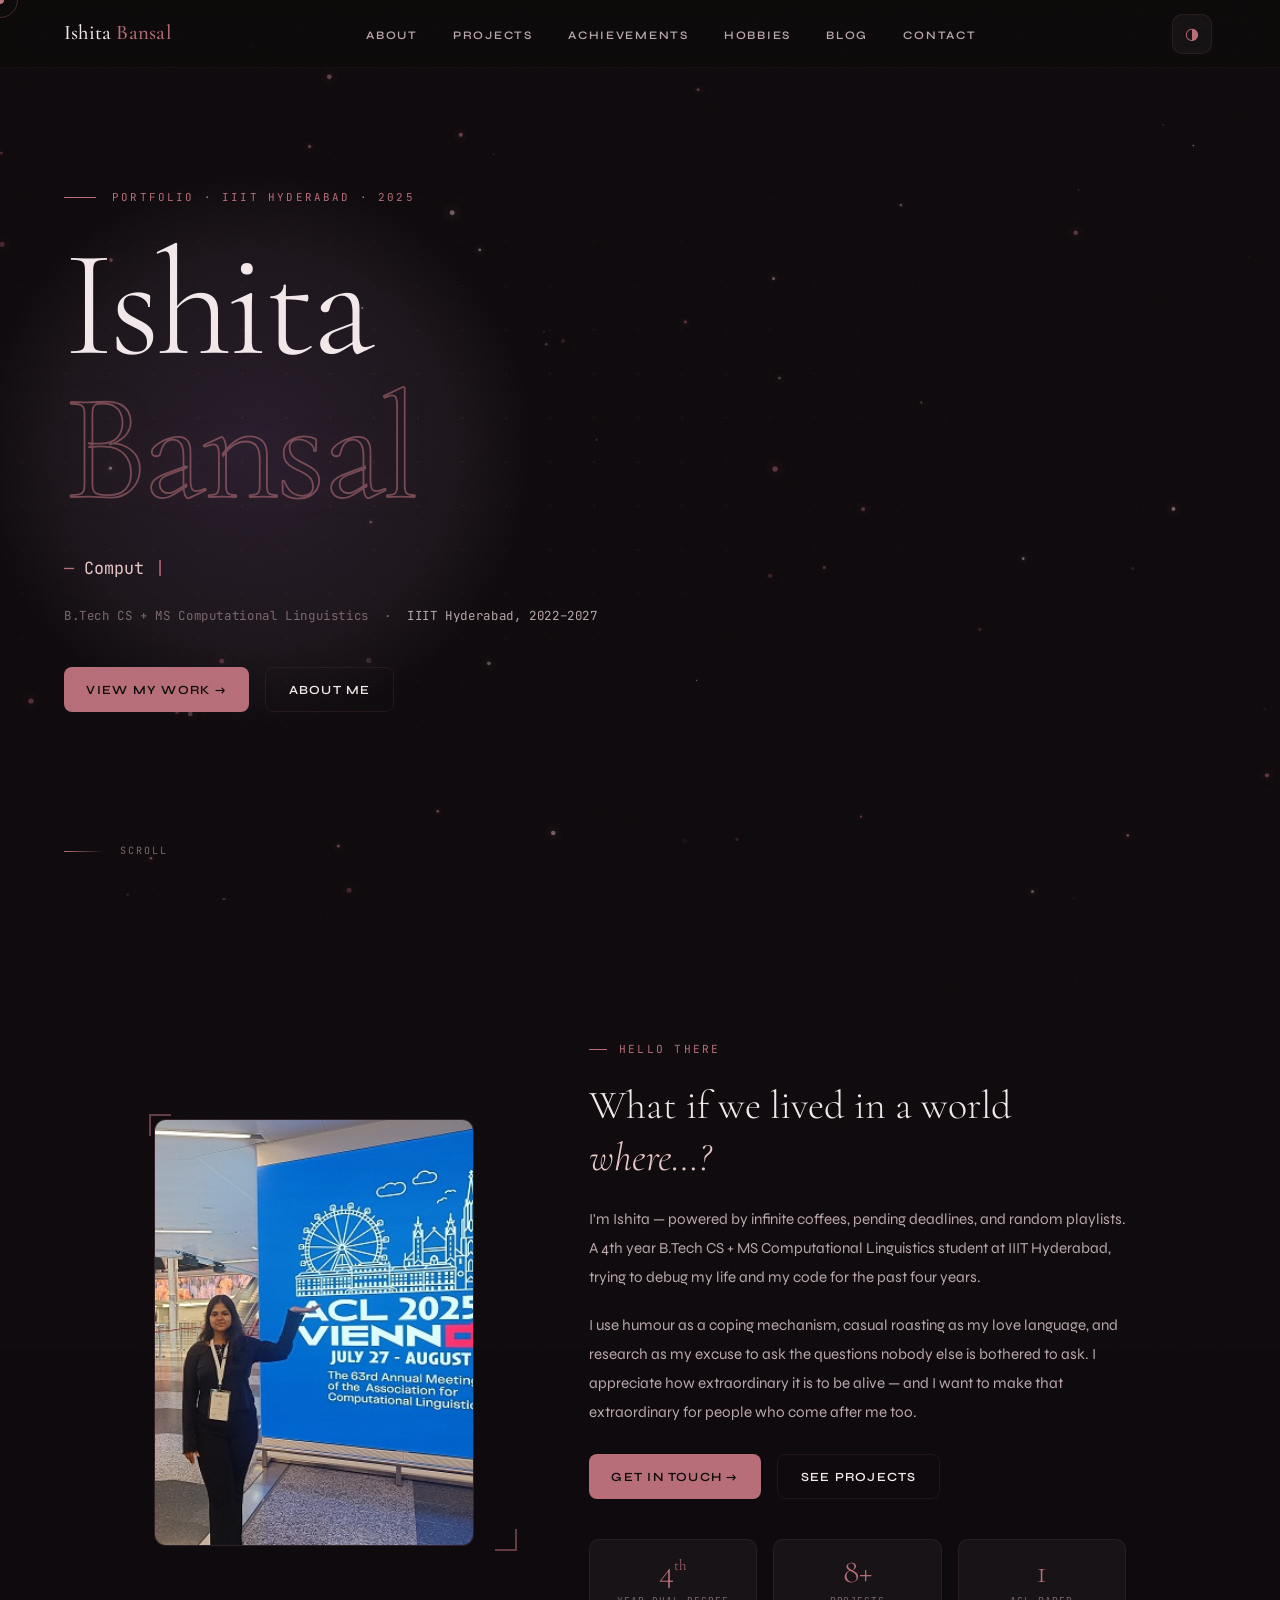
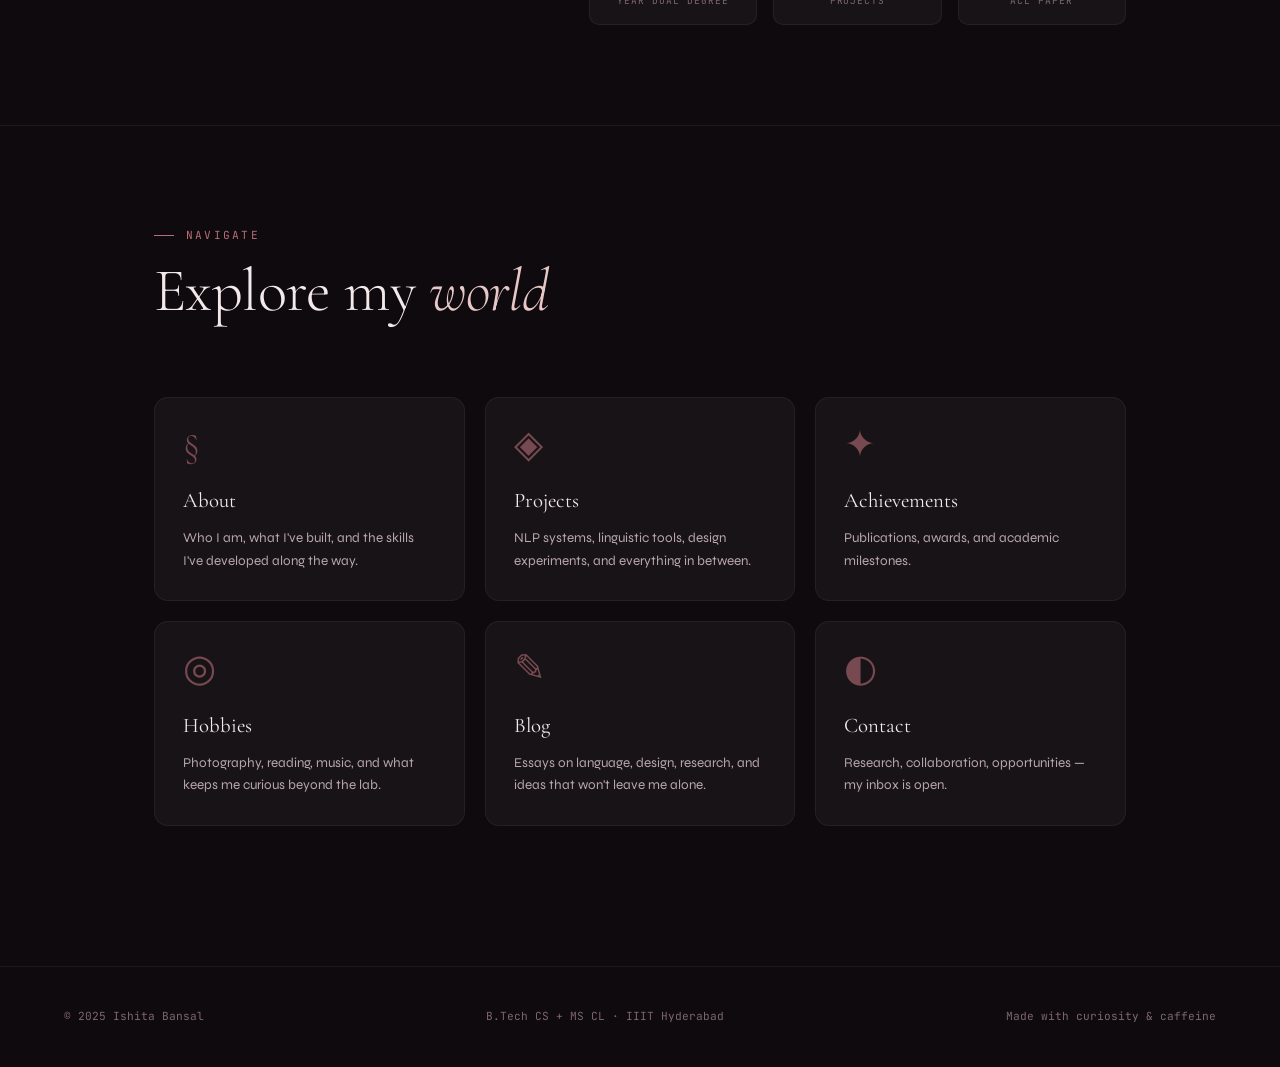
<file: index.html>
<!DOCTYPE html>
<html lang="en">
<head>
  <meta charset="UTF-8">
  <meta name="viewport" content="width=device-width, initial-scale=1.0">
  <title>Ishita Bansal — Portfolio</title>
  <meta name="description" content="Portfolio of Ishita Bansal — Computational Linguist, NLP Researcher, and CS+Linguistics Dual Degree student at IIIT Hyderabad.">
  <link rel="preconnect" href="https://fonts.googleapis.com">
  <link rel="preconnect" href="https://fonts.gstatic.com" crossorigin>
  <link href="https://fonts.googleapis.com/css2?family=Cormorant+Garamond:ital,wght@0,300;0,400;0,500;0,600;1,300;1,400;1,500&family=Syne:wght@400;500;600;700;800&family=JetBrains+Mono:wght@300;400;500&display=swap" rel="stylesheet">
  <link rel="stylesheet" href="css/style.css">
  <script>
(function () {
  const t = localStorage.getItem('ib-theme') || 'dark';
  document.documentElement.setAttribute('data-theme', t);
})();
</script>
  <style>
    /* ── HERO ── */
    .hero {
      position: relative;
      height: 100svh;
      min-height: 600px;
      display: flex;
      align-items: center;
      overflow: hidden;
    }
    #pc {
      position: absolute; inset: 0;
      width: 100%; height: 100%;
      pointer-events: none;
    }
    .hero-dots {
      position: absolute; inset: 0;
      background-image: radial-gradient(circle, rgba(242,160,77,0.07) 1px, transparent 1px);
      background-size: 44px 44px;
      mask-image: radial-gradient(ellipse at 30% 50%, black 5%, transparent 70%);
      -webkit-mask-image: radial-gradient(ellipse at 30% 50%, black 5%, transparent 70%);
    }
    .hero-glow {
      position: absolute;
      top: 50%; left: 20%;
      transform: translate(-50%, -50%);
      width: 560px; height: 560px;
      border-radius: 50%;
      background: radial-gradient(circle, rgba(155,114,184,0.18) 0%, rgba(196,168,212,0.07) 50%, transparent 70%);
      pointer-events: none;
    }
    .hero-content {
      position: relative; z-index: 2;
      padding: 0 clamp(20px,5vw,72px);
    }
    .h-eye {
      display: flex; align-items: center; gap: 1rem;
      font-family: var(--ff-m);
      font-size: .68rem; letter-spacing: .2em; text-transform: uppercase;
      color: var(--accent); margin-bottom: 1.6rem;
      opacity: 0; animation: fuA .8s var(--ease) .3s forwards;
    }
    .h-eye-line { width: 32px; height: 1px; background: var(--accent); }
    .h-name {
      font-family: var(--ff-d);
      font-size: clamp(4rem, 12.5vw, 9.5rem);
      font-weight: 300;
      line-height: .95;
      letter-spacing: -.03em;
      margin-bottom: 2rem;
      opacity: 0; animation: fuA .9s var(--ease) .5s forwards;
    }
    .h-name .l1 { display: block; color: var(--text); }
    .h-name .l2 {
      display: block;
      color: transparent;
      -webkit-text-stroke: 1.8px rgba(183,110,121,0.58);
      filter: drop-shadow(0 0 12px rgba(183,110,121,0.18));
    }
    .h-role {
      display: flex; align-items: center; gap: .65rem;
      font-family: var(--ff-m);
      font-size: clamp(.85rem, 2vw, 1.05rem);
      color: var(--text2); margin-bottom: 1.4rem;
      opacity: 0; animation: fuA .8s var(--ease) .75s forwards;
    }
    .h-role-d { color: var(--accent); }
    #roleText { color: var(--accent3); }
    .blink { color: var(--accent); animation: blink 1s step-end infinite; }
    @keyframes blink { 50% { opacity: 0; } }
    .h-meta {
      font-family: var(--ff-m);
      font-size: .78rem; letter-spacing: .05em;
      color: var(--text3); margin-bottom: 2.5rem;
      opacity: 0; animation: fuA .8s var(--ease) .9s forwards;
    }
    .h-meta span { color: var(--text2); }
    .h-actions {
      display: flex; gap: 1rem; flex-wrap: wrap;
      opacity: 0; animation: fuA .8s var(--ease) 1.1s forwards;
    }
    .h-scroll {
      position: absolute; bottom: 2.5rem; left: clamp(20px,5vw,72px);
      display: flex; align-items: center; gap: 1rem;
      font-family: var(--ff-m); font-size: .63rem;
      letter-spacing: .2em; text-transform: uppercase; color: var(--text3);
      opacity: 0; animation: fuA .8s var(--ease) 1.5s forwards;
    }
    .h-scroll-ln {
      width: 40px; height: 1px;
      background: linear-gradient(90deg, var(--accent), transparent);
      animation: sp 2s ease-in-out infinite;
    }
    @keyframes sp { 0%,100%{transform:scaleX(1);opacity:1} 50%{transform:scaleX(.5);opacity:.4} }
    @keyframes fuA { from{opacity:0;transform:translateY(28px)} to{opacity:1;transform:none} }

    /* ── INTRO ── */
    .intro { padding: clamp(80px,12vw,140px) 0 clamp(60px,8vw,100px); border-bottom: 1px solid var(--gb); }
    .intro-grid {
      display: grid;
      grid-template-columns: 1fr 1.5fr;
      gap: clamp(40px,6vw,80px);
      align-items: center;
    }
    .photo-wrap { position: relative; }
    .photo-frame {
      width: 100%; max-width: 320px;
      aspect-ratio: 3/4;
      background: var(--bg3);
      border: 1px solid var(--gb); border-radius: 12px;
      overflow: hidden;
      display: flex; align-items: center; justify-content: center;
    }
    .photo-frame img { width:100%; height:100%; object-fit:cover; }
    .photo-frame .ph {
      font-family: var(--ff-m); font-size: .68rem; color: var(--text3);
      text-align: center; line-height: 2; letter-spacing:.08em;
    }
    .pc-tl,.pc-br {
      position: absolute;
      width: 22px; height: 22px;
      border-color: var(--accent); border-style: solid; opacity: .5;
    }
    .pc-tl { top:-5px; left:-5px; border-width:2px 0 0 2px; }
    .pc-br { bottom:-5px; right:-5px; border-width:0 2px 2px 0; }
    .i-greeting {
      font-family:var(--ff-m); font-size:.7rem; letter-spacing:.2em;
      text-transform:uppercase; color:var(--accent); margin-bottom:1.2rem;
      display:flex; align-items:center; gap:.75rem;
    }
    .i-greeting::before { content:''; width:18px; height:1px; background:var(--accent); }
    .i-hl {
      font-family:var(--ff-d);
      font-size:clamp(1.7rem,3.5vw,2.5rem); font-weight:300;
      line-height:1.3; margin-bottom:1.4rem; color:var(--text);
    }
    .i-hl em { font-style:italic; color:var(--accent3); }
    .i-body { font-size:.95rem; color:var(--text2); line-height:1.9; margin-bottom:1.2rem; }
    .i-stats {
      display:grid; grid-template-columns:repeat(3,1fr);
      gap:1rem; margin-top:2.5rem;
    }
    .stat {
      padding:.9rem; background:var(--glass);
      border:1px solid var(--gb); border-radius:10px; text-align:center;
    }
    .stat-v {
      font-family:var(--ff-d); font-size:2.1rem; font-weight:300;
      color:var(--accent); line-height:1; margin-bottom:.3rem;
    }
    .stat-l { font-family:var(--ff-m); font-size:.6rem; letter-spacing:.1em; text-transform:uppercase; color:var(--text3); }
    @media(max-width:720px) {
      .intro-grid { grid-template-columns:1fr; }
      .photo-wrap { display:none; }
    }

    /* ── EXPLORE ── */
    .explore { padding: clamp(60px,8vw,100px) 0 clamp(80px,12vw,140px); }
    .explore-grid {
      display: grid;
      grid-template-columns: repeat(3,1fr);
      gap: 1.25rem;
    }
    .e-card {
      background:var(--glass); border:1px solid var(--gb); border-radius:14px;
      padding:1.75rem; text-decoration:none; color:var(--text);
      display:block; position:relative; overflow:hidden;
      transition:background var(--t),border-color var(--t),transform var(--t),box-shadow var(--t);
    }
    .e-card::before {
      content:''; position:absolute; top:0; left:0; right:0; height:1px;
      background:linear-gradient(90deg,transparent,var(--accent),transparent);
      opacity:0; transition:opacity var(--t);
    }
    .e-card:hover { background:var(--glass-h); border-color:var(--gb-h); transform:translateY(-4px); box-shadow:0 20px 60px rgba(242,160,77,0.07); }
    .e-card:hover::before { opacity:1; }
    .e-icon { font-family:var(--ff-d); font-size:2.4rem; font-weight:300; color:var(--accent); opacity:.6; margin-bottom:1.2rem; line-height:1; }
    .e-name { font-family:var(--ff-d); font-size:1.3rem; font-weight:400; color:var(--text); margin-bottom:.45rem; }
    .e-desc { font-size:.84rem; color:var(--text2); line-height:1.7; }
    .e-arrow { position:absolute; bottom:1.5rem; right:1.75rem; font-size:.75rem; color:var(--accent); opacity:0; transition:opacity var(--t),transform var(--t); }
    .e-card:hover .e-arrow { opacity:1; transform:translateX(4px); }
    @media(max-width:900px){.explore-grid{grid-template-columns:repeat(2,1fr);}}
    @media(max-width:560px){.explore-grid{grid-template-columns:1fr;}}
  </style>
</head>
<body>
  <div class="cursor"></div>
  <div class="cursor-ring"></div>

  <nav>
    <a href="index.html" class="nav-logo">Ishita <span>Bansal</span></a>
    <ul class="nav-links" id="navLinks">
      <li><a href="about.html">About</a></li>
      <li><a href="projects.html">Projects</a></li>
      <li><a href="achievements.html">Achievements</a></li>
      <li><a href="hobbies.html">Hobbies</a></li>
      <li><a href="blog.html">Blog</a></li>
      <li><a href="contact.html">Contact</a></li>
    </ul>
    <button class="theme-toggle" id="themeToggle" aria-label="Toggle theme" title="Switch theme">
      <span class="th-icon th-sun">☀</span>
      <span class="th-icon th-moon">◑</span>
    </button>
    <button class="nav-hbg" onclick="toggleNav()" aria-label="Toggle menu">
      <span></span><span></span><span></span>
    </button>
  </nav>

  <!-- ── HERO ── -->
  <section class="hero">
    <canvas id="pc"></canvas>
    <div class="hero-dots"></div>
    <div class="hero-glow"></div>

    <div class="hero-content">
      <div class="h-eye">
        <span class="h-eye-line"></span>
        <span>Portfolio · IIIT Hyderabad · 2025</span>
      </div>

      <h1 class="h-name">
        <span class="l1">Ishita</span>
        <span class="l2">Bansal</span>
      </h1>

      <div class="h-role">
        <span class="h-role-d">—</span>
        <span id="roleText"></span>
        <span class="blink">|</span>
      </div>

      <p class="h-meta">
        B.Tech CS + MS Computational Linguistics &nbsp;·&nbsp;
        <span>IIIT Hyderabad, 2022–2027</span>
      </p>

      <div class="h-actions">
        <a href="projects.html" class="btn btn-primary">View My Work →</a>
        <a href="about.html"    class="btn btn-ghost">About Me</a>
      </div>
    </div>

    <div class="h-scroll">
      <div class="h-scroll-ln"></div>
      <span>Scroll</span>
    </div>
  </section>

  <!-- ── INTRO ── -->
  <section class="intro">
    <div class="container">
      <div class="intro-grid">

        <div class="photo-wrap reveal">
          <div class="photo-frame">
            <div class="pc-tl"></div>
            <div class="pc-br"></div>
            <img src="images/profile.jpeg" alt="Ishita Bansal">
          </div>
        </div>

        <div>
          <p class="i-greeting reveal">Hello there</p>
          <h2 class="i-hl reveal rv1">
            What if we lived in a world <em>where…?</em>
          </h2>
          <p class="i-body reveal rv2">
            I'm Ishita — powered by infinite coffees, pending deadlines, and random playlists. A 4th year B.Tech CS + MS Computational Linguistics student at IIIT Hyderabad, trying to debug my life and my code for the past four years.
          </p>
          <p class="i-body reveal rv3">
            I use humour as a coping mechanism, casual roasting as my love language, and research as my excuse to ask the questions nobody else is bothered to ask. I appreciate how extraordinary it is to be alive — and I want to make that extraordinary for people who come after me too.
          </p>
          <div class="h-actions reveal rv4" style="margin-top:1.75rem;">
            <a href="contact.html" class="btn btn-primary">Get in Touch →</a>
            <a href="projects.html" class="btn btn-ghost">See Projects</a>
          </div>
          <div class="i-stats reveal rv4">
            <div class="stat"><div class="stat-v">4<sup style="font-size:.45em">th</sup></div><div class="stat-l">Year Dual Degree</div></div>
            <div class="stat"><div class="stat-v">8+</div><div class="stat-l">Projects</div></div>
            <div class="stat"><div class="stat-v">1</div><div class="stat-l">ACL Paper</div></div>
          </div>
        </div>

      </div>
    </div>
  </section>

  <!-- ── EXPLORE ── -->
  <section class="explore">
    <div class="container">
      <div class="sec-hd">
        <p class="sec-label reveal">Navigate</p>
        <h2 class="sec-title reveal rv1">Explore my <em>world</em></h2>
      </div>

      <div class="explore-grid">
        <a href="about.html" class="e-card reveal">
          <div class="e-icon">§</div>
          <div class="e-name">About</div>
          <div class="e-desc">Who I am, what I've built, and the skills I've developed along the way.</div>
          <span class="e-arrow">→</span>
        </a>
        <a href="projects.html" class="e-card reveal rv1">
          <div class="e-icon">◈</div>
          <div class="e-name">Projects</div>
          <div class="e-desc">NLP systems, linguistic tools, design experiments, and everything in between.</div>
          <span class="e-arrow">→</span>
        </a>
        <a href="achievements.html" class="e-card reveal rv2">
          <div class="e-icon">✦</div>
          <div class="e-name">Achievements</div>
          <div class="e-desc">Publications, awards, and academic milestones.</div>
          <span class="e-arrow">→</span>
        </a>
        <a href="hobbies.html" class="e-card reveal rv1">
          <div class="e-icon">◎</div>
          <div class="e-name">Hobbies</div>
          <div class="e-desc">Photography, reading, music, and what keeps me curious beyond the lab.</div>
          <span class="e-arrow">→</span>
        </a>
        <a href="blog.html" class="e-card reveal rv2">
          <div class="e-icon">✎</div>
          <div class="e-name">Blog</div>
          <div class="e-desc">Essays on language, design, research, and ideas that won't leave me alone.</div>
          <span class="e-arrow">→</span>
        </a>
        <a href="contact.html" class="e-card reveal rv3">
          <div class="e-icon">◐</div>
          <div class="e-name">Contact</div>
          <div class="e-desc">Research, collaboration, opportunities — my inbox is open.</div>
          <span class="e-arrow">→</span>
        </a>
      </div>
    </div>
  </section>

  <footer class="site-footer">
    <span>© 2025 Ishita Bansal</span>
    <span>B.Tech CS + MS CL · IIIT Hyderabad</span>
    <span>Made with curiosity &amp; caffeine</span>
  </footer>

  <script src="js/main.js"></script>
  <script>
    /* ── EMBER PARTICLE CANVAS ── */
    (function () {
      const cv  = document.getElementById('pc');
      const ctx = cv.getContext('2d');
      function resize() { cv.width = window.innerWidth; cv.height = window.innerHeight; }
      resize();
      window.addEventListener('resize', resize);

      const COLS = ['#B76E79','#C48A94','#D9AEB4','#8E4B5A','#E6C9CF','#A85C6B'];
      class P {
        constructor() { this.reset(); }
        reset() {
          this.x = Math.random() * cv.width;
          this.y = cv.height + Math.random() * 40;
          this.vx = (Math.random() - .5) * .45;
          this.vy = -(Math.random() * .6 + .22);
          this.r  = Math.random() * 2.2 + .4;
          this.life = 0;
          this.max  = Math.random() * 230 + 90;
          this.col  = COLS[Math.floor(Math.random() * COLS.length)];
        }
        update() {
          this.x += this.vx; this.y += this.vy;
          this.vx += (Math.random() - .5) * .035;
          this.life++;
          if (this.life > this.max || this.y < -10) this.reset();
        }
        draw() {
          const isLight = document.documentElement.getAttribute('data-theme') === 'light';
const a = Math.sin((this.life / this.max) * Math.PI) * (isLight ? .78 : .52);
          ctx.save();
          ctx.globalAlpha = a;
          ctx.shadowBlur  = this.r * (isLight ? 8 : 4.5);
          ctx.shadowColor = this.col;
          ctx.fillStyle   = this.col;
          ctx.beginPath();
          ctx.arc(this.x, this.y, this.r, 0, Math.PI * 2);
          ctx.fill();
          ctx.restore();
        }
      }
      const pts = Array.from({ length: 90 }, () => {
        const p = new P(); p.y = Math.random() * cv.height; p.life = Math.random() * p.max; return p;
      });
      (function loop() { ctx.clearRect(0, 0, cv.width, cv.height); pts.forEach(p => { p.update(); p.draw(); }); requestAnimationFrame(loop); })();
    })();
  </script>
</body>
</html>
</file>
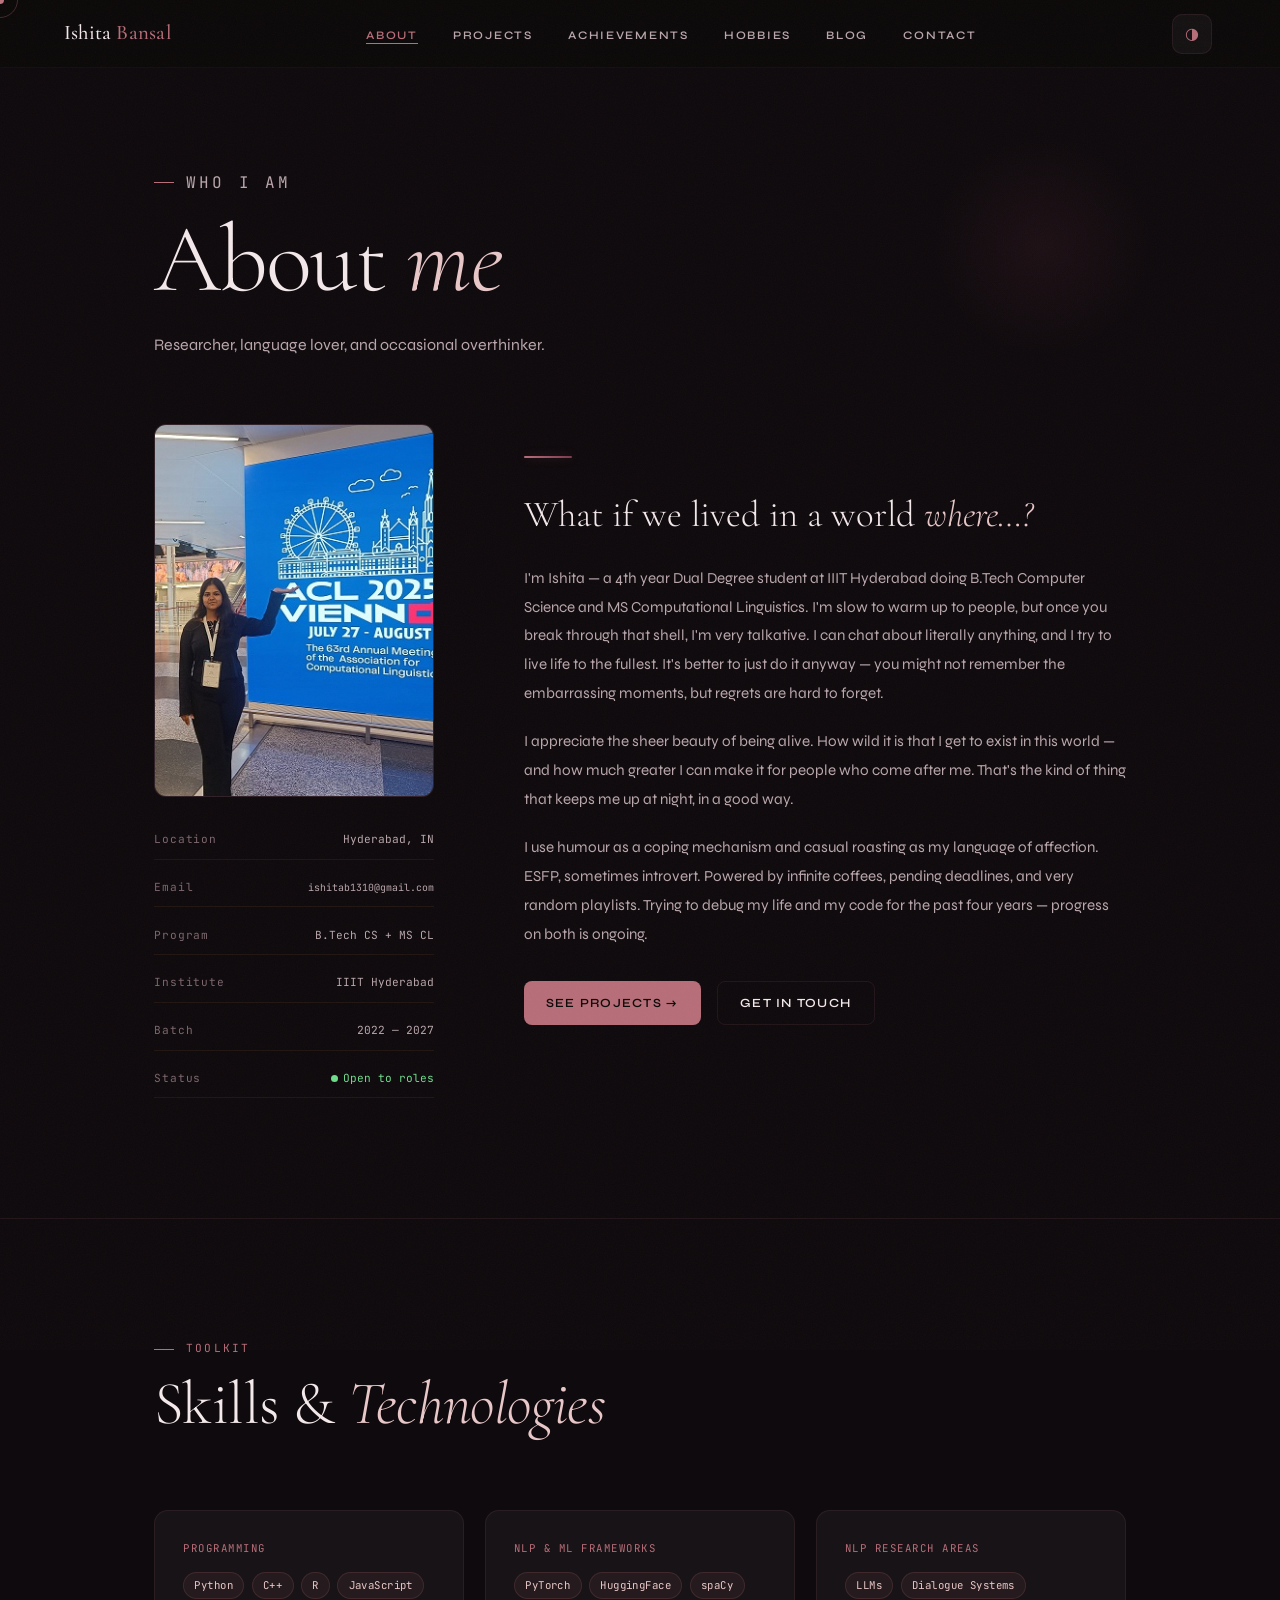
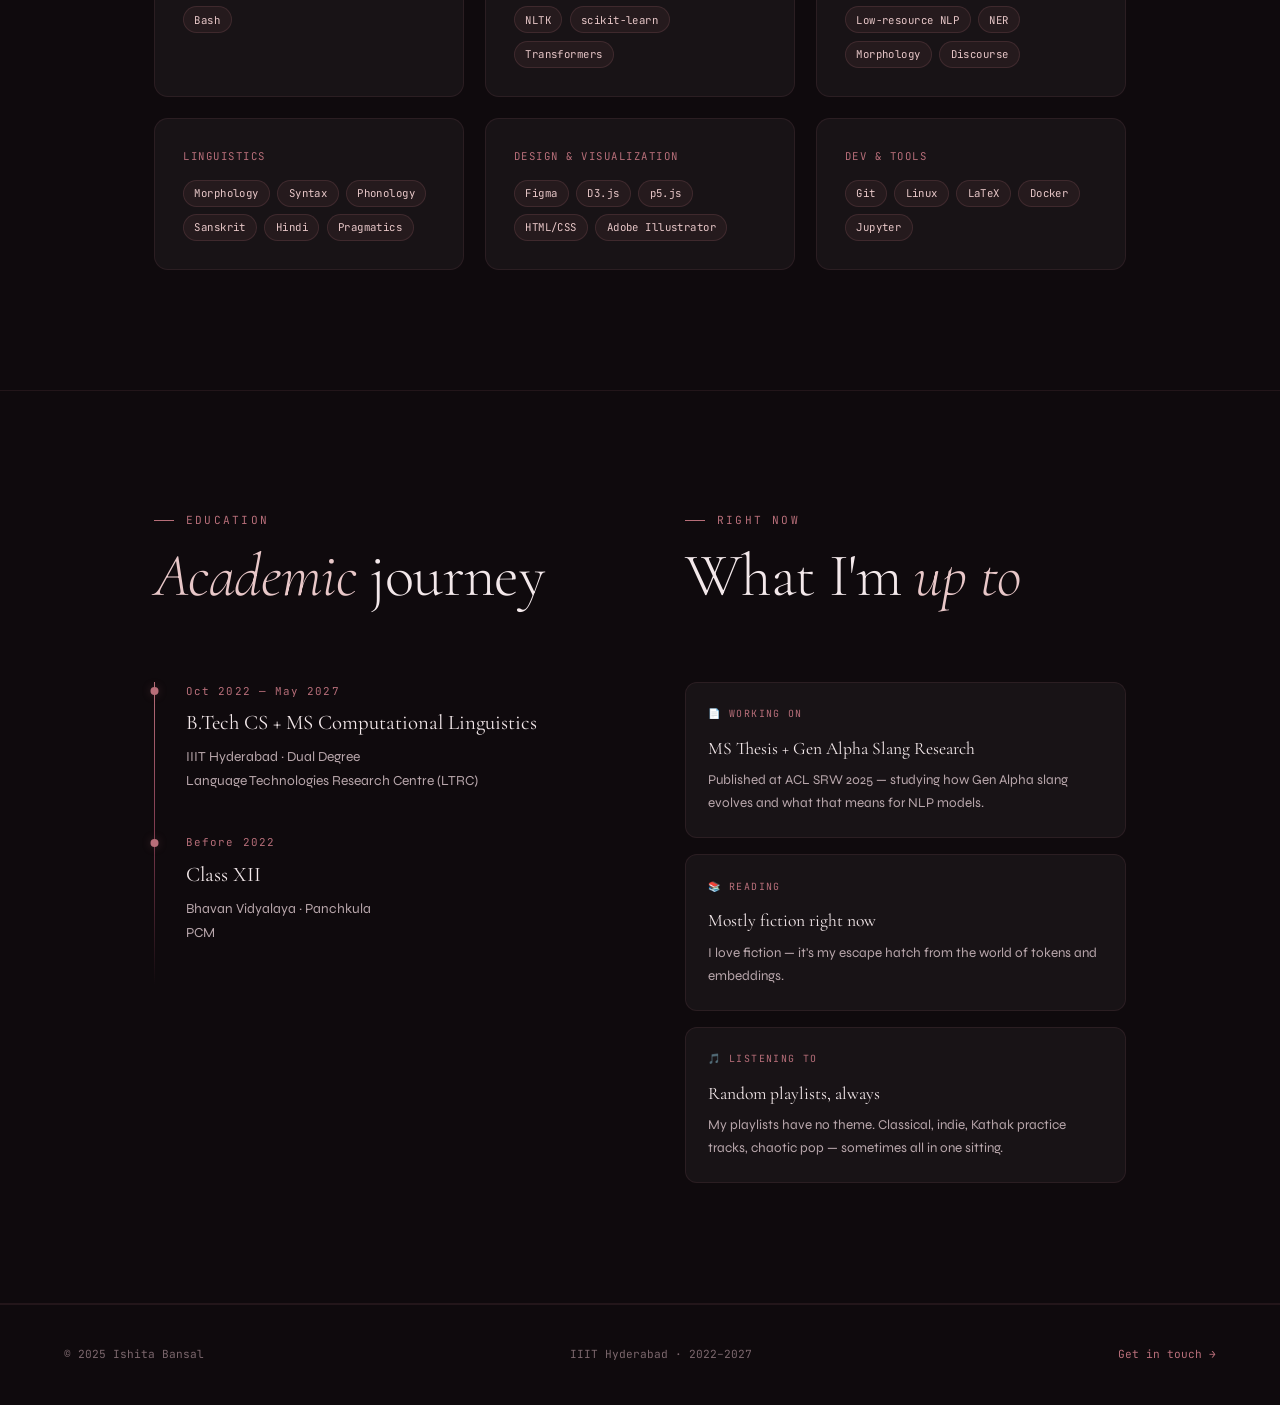
<file: about.html>
<!DOCTYPE html>
<html lang="en">
<head>
  <meta charset="UTF-8">
  <meta name="viewport" content="width=device-width, initial-scale=1.0">
  <title>About — Ishita Bansal</title>
  <link rel="preconnect" href="https://fonts.googleapis.com">
  <link rel="preconnect" href="https://fonts.gstatic.com" crossorigin>
  <link href="https://fonts.googleapis.com/css2?family=Cormorant+Garamond:ital,wght@0,300;0,400;0,500;0,600;1,300;1,400;1,500&family=Syne:wght@400;500;600;700;800&family=JetBrains+Mono:wght@300;400;500&display=swap" rel="stylesheet">
  <link rel="stylesheet" href="css/style.css">
  <script>/* no-flash */(function(){var t=localStorage.getItem("ib-theme");if(t)document.documentElement.setAttribute("data-theme",t);})();</script>
  <style>
    /* ── BIO ── */
    .bio-grid {
      display: grid;
      grid-template-columns: 280px 1fr;
      gap: clamp(40px,7vw,96px);
      align-items: start;
    }
    .bio-sidebar {}
    .b-photo {
      aspect-ratio: 3/4;
      background: var(--bg3);
      border: 1px solid var(--gb);
      border-radius: 12px;
      overflow: hidden;
      display: flex; align-items: center; justify-content: center;
      margin-bottom: 1.5rem;
    }
    .b-photo img { width:100%; height:100%; object-fit:cover; }
    .b-photo .ph { font-family:var(--ff-m); font-size:.65rem; color:var(--text3); text-align:center; line-height:2; }
    .b-facts { display:flex; flex-direction:column; gap:.6rem; }
    .b-fact {
      display: flex; justify-content: space-between; align-items: center;
      padding: .55rem 0;
      border-bottom: 1px solid rgba(242,160,77,0.08);
      font-family: var(--ff-m);
      font-size: .7rem;
    }
    .b-fact-k { color: var(--text3); letter-spacing:.08em; }
    .b-fact-v { color: var(--text2); text-align:right; }
    .b-fact-v.open { color: #6FDC8C; }
    .avail-dot {
      display: inline-block; width:7px; height:7px;
      border-radius:50%; background:#6FDC8C;
      margin-right:5px; vertical-align:middle;
      animation: pd 2s ease-in-out infinite;
    }
    @keyframes pd{0%,100%{opacity:1;transform:scale(1)}50%{opacity:.4;transform:scale(.7)}}
    .big-quote {
      font-family: var(--ff-d);
      font-size: clamp(1.5rem,3.2vw,2.3rem);
      font-weight: 300; line-height: 1.35;
      color: var(--text); margin-bottom: 1.5rem;
    }
    .big-quote em { font-style:italic; color:var(--accent3); }
    .bio-p { font-size:.95rem; color:var(--text2); line-height:1.9; margin-bottom:1.2rem; }
    @media(max-width:780px){ .bio-grid{grid-template-columns:1fr;} .bio-sidebar{display:none;} }

    /* ── SKILLS ── */
    .skills-grid {
      display: grid;
      grid-template-columns: repeat(auto-fit, minmax(240px,1fr));
      gap: 1.3rem;
    }
    .sg-label {
      font-family: var(--ff-m); font-size:.67rem;
      letter-spacing:.14em; text-transform:uppercase;
      color: var(--accent); margin-bottom:.9rem;
    }
    .sg-tags { display:flex; flex-wrap:wrap; gap:.45rem; }

    /* ── NOW ── */
    .now-grid {
      display: grid;
      grid-template-columns: repeat(3,1fr);
      gap: 1.25rem;
    }
    .now-card {
      padding: 1.4rem; background:var(--glass);
      border:1px solid var(--gb); border-radius:12px;
    }
    .now-lbl { font-family:var(--ff-m); font-size:.62rem; letter-spacing:.14em; text-transform:uppercase; color:var(--accent); margin-bottom:.7rem; }
    .now-t { font-family:var(--ff-d); font-size:1.1rem; color:var(--text); margin-bottom:.3rem; }
    .now-s { font-size:.84rem; color:var(--text2); line-height:1.7; }
    @media(max-width:700px){ .now-grid{grid-template-columns:1fr;} }
  </style>
</head>
<body>
  <div class="cursor"></div>
  <div class="cursor-ring"></div>

  <nav>
    <a href="index.html" class="nav-logo">Ishita <span>Bansal</span></a>
    <ul class="nav-links" id="navLinks">
      <li><a href="about.html">About</a></li>
      <li><a href="projects.html">Projects</a></li>
      <li><a href="achievements.html">Achievements</a></li>
      <li><a href="hobbies.html">Hobbies</a></li>
      <li><a href="blog.html">Blog</a></li>
      <li><a href="contact.html">Contact</a></li>
    </ul>
    <button class="theme-toggle" id="themeToggle" aria-label="Toggle theme" title="Switch theme">
      <span class="th-icon th-sun">☀</span>
      <span class="th-icon th-moon">◑</span>
    </button>
    <button class="nav-hbg" onclick="toggleNav()" aria-label="Toggle menu">
      <span></span><span></span><span></span>
    </button>
  </nav>

  <div class="page-wrap">

    <div class="page-hero">
      <div class="container">
        <p class="sec-label reveal">Who I am</p>
        <h1 class="reveal rv1">About <em>me</em></h1>
        <p class="reveal rv2">Researcher, language lover, and occasional overthinker.</p>
      </div>
    </div>

    <!-- BIO -->
    <section class="section" style="padding-top:0; border-bottom:1px solid var(--gb);">
      <div class="container">
        <div class="bio-grid">

          <div class="bio-sidebar reveal">
            <div class="b-photo">
              <img src="images/profile.jpeg" alt="Ishita Bansal">
            </div>
            <div class="b-facts">
              <div class="b-fact"><span class="b-fact-k">Location</span><span class="b-fact-v">Hyderabad, IN</span></div>
              <div class="b-fact"><span class="b-fact-k">Email</span><span class="b-fact-v" style="font-size:.62rem;">ishitab1310@gmail.com</span></div>
              <div class="b-fact"><span class="b-fact-k">Program</span><span class="b-fact-v">B.Tech CS + MS CL</span></div>
              <div class="b-fact"><span class="b-fact-k">Institute</span><span class="b-fact-v">IIIT Hyderabad</span></div>
              <div class="b-fact"><span class="b-fact-k">Batch</span><span class="b-fact-v">2022 — 2027</span></div>
              <div class="b-fact"><span class="b-fact-k">Status</span><span class="b-fact-v open"><span class="avail-dot"></span>Open to roles</span></div>
            </div>
          </div>

          <div>
            <div class="wdiv reveal"></div>
            <p class="big-quote reveal rv1">
              What if we lived in a world <em>where…?</em>
            </p>
            <p class="bio-p reveal rv2">
              I'm Ishita — a 4th year Dual Degree student at IIIT Hyderabad doing B.Tech Computer Science and MS Computational Linguistics. I'm slow to warm up to people, but once you break through that shell, I'm very talkative. I can chat about literally anything, and I try to live life to the fullest. It's better to just do it anyway — you might not remember the embarrassing moments, but regrets are hard to forget.
            </p>
            <p class="bio-p reveal rv3">
              I appreciate the sheer beauty of being alive. How wild it is that I get to exist in this world — and how much greater I can make it for people who come after me. That's the kind of thing that keeps me up at night, in a good way.
            </p>
            <p class="bio-p reveal rv4">
              I use humour as a coping mechanism and casual roasting as my language of affection. ESFP, sometimes introvert. Powered by infinite coffees, pending deadlines, and very random playlists. Trying to debug my life and my code for the past four years — progress on both is ongoing.
            </p>
            <div style="display:flex;gap:1rem;flex-wrap:wrap;margin-top:2rem;" class="reveal rv4">
              <a href="projects.html" class="btn btn-primary">See Projects →</a>
              <a href="contact.html"  class="btn btn-ghost">Get in Touch</a>
            </div>
          </div>
        </div>
      </div>
    </section>

    <!-- SKILLS -->
    <section class="section" style="border-bottom:1px solid var(--gb);">
      <div class="container">
        <div class="sec-hd">
          <p class="sec-label reveal">Toolkit</p>
          <h2 class="sec-title reveal rv1">Skills &amp; <em>Technologies</em></h2>
        </div>
        <div class="skills-grid">
          <div class="card reveal">
            <div class="sg-label">Programming</div>
            <div class="sg-tags">
              <span class="tag">Python</span><span class="tag">C++</span><span class="tag">R</span>
              <span class="tag">JavaScript</span><span class="tag">Bash</span>
            </div>
          </div>
          <div class="card reveal rv1">
            <div class="sg-label">NLP &amp; ML Frameworks</div>
            <div class="sg-tags">
              <span class="tag">PyTorch</span><span class="tag">HuggingFace</span><span class="tag">spaCy</span>
              <span class="tag">NLTK</span><span class="tag">scikit-learn</span><span class="tag">Transformers</span>
            </div>
          </div>
          <div class="card reveal rv2">
            <div class="sg-label">NLP Research Areas</div>
            <div class="sg-tags">
              <span class="tag">LLMs</span><span class="tag">Dialogue Systems</span>
              <span class="tag">Low-resource NLP</span><span class="tag">NER</span>
              <span class="tag">Morphology</span><span class="tag">Discourse</span>
            </div>
          </div>
          <div class="card reveal rv1">
            <div class="sg-label">Linguistics</div>
            <div class="sg-tags">
              <span class="tag">Morphology</span><span class="tag">Syntax</span>
              <span class="tag">Phonology</span><span class="tag">Sanskrit</span>
              <span class="tag">Hindi</span><span class="tag">Pragmatics</span>
            </div>
          </div>
          <div class="card reveal rv2">
            <div class="sg-label">Design &amp; Visualization</div>
            <div class="sg-tags">
              <span class="tag">Figma</span><span class="tag">D3.js</span><span class="tag">p5.js</span>
              <span class="tag">HTML/CSS</span><span class="tag">Adobe Illustrator</span>
            </div>
          </div>
          <div class="card reveal rv3">
            <div class="sg-label">Dev &amp; Tools</div>
            <div class="sg-tags">
              <span class="tag">Git</span><span class="tag">Linux</span><span class="tag">LaTeX</span>
              <span class="tag">Docker</span><span class="tag">Jupyter</span>
            </div>
          </div>
        </div>
      </div>
    </section>

    <!-- EDUCATION -->
    <section class="section" style="border-bottom:1px solid var(--gb);">
      <div class="container">
        <div style="display:grid;grid-template-columns:1fr 1fr;gap:clamp(40px,7vw,96px);">
          <div>
            <div class="sec-hd">
              <p class="sec-label reveal">Education</p>
              <h2 class="sec-title reveal rv1"><em>Academic</em> journey</h2>
            </div>
            <div class="timeline">
              <div class="tl-item reveal rv2">
                <div class="tl-year">Oct 2022 — May 2027</div>
                <div class="tl-title">B.Tech CS + MS Computational Linguistics</div>
                <div class="tl-sub">IIIT Hyderabad · Dual Degree<br>Language Technologies Research Centre (LTRC)</div>
              </div>
              <div class="tl-item reveal rv3">
                <div class="tl-year">Before 2022</div>
                <div class="tl-title">Class XII</div>
                <div class="tl-sub">Bhavan Vidyalaya · Panchkula<br>PCM </div>
              </div>
            </div>
          </div>
          <div>
            <div class="sec-hd">
              <p class="sec-label reveal">Right now</p>
              <h2 class="sec-title reveal rv1">What I'm <em>up to</em></h2>
            </div>
            <div style="display:flex;flex-direction:column;gap:1rem;">
              <div class="now-card reveal rv2">
                <div class="now-lbl">📄 Working on</div>
                <div class="now-t">MS Thesis + Gen Alpha Slang Research</div>
                <div class="now-s">Published at ACL SRW 2025 — studying how Gen Alpha slang evolves and what that means for NLP models.</div>
              </div>
              <div class="now-card reveal rv3">
                <div class="now-lbl">📚 Reading</div>
                <div class="now-t">Mostly fiction right now</div>
                <div class="now-s">I love fiction — it's my escape hatch from the world of tokens and embeddings.</div>
              </div>
              <div class="now-card reveal rv4">
                <div class="now-lbl">🎵 Listening to</div>
                <div class="now-t">Random playlists, always</div>
                <div class="now-s">My playlists have no theme. Classical, indie, Kathak practice tracks, chaotic pop — sometimes all in one sitting.</div>
              </div>
            </div>
          </div>
        </div>
      </div>
    </section>

    <footer class="site-footer">
      <span>© 2025 Ishita Bansal</span>
      <span>IIIT Hyderabad · 2022–2027</span>
      <span><a href="contact.html">Get in touch →</a></span>
    </footer>
  </div>

  <script src="js/main.js"></script>
</body>
</html>
</file>
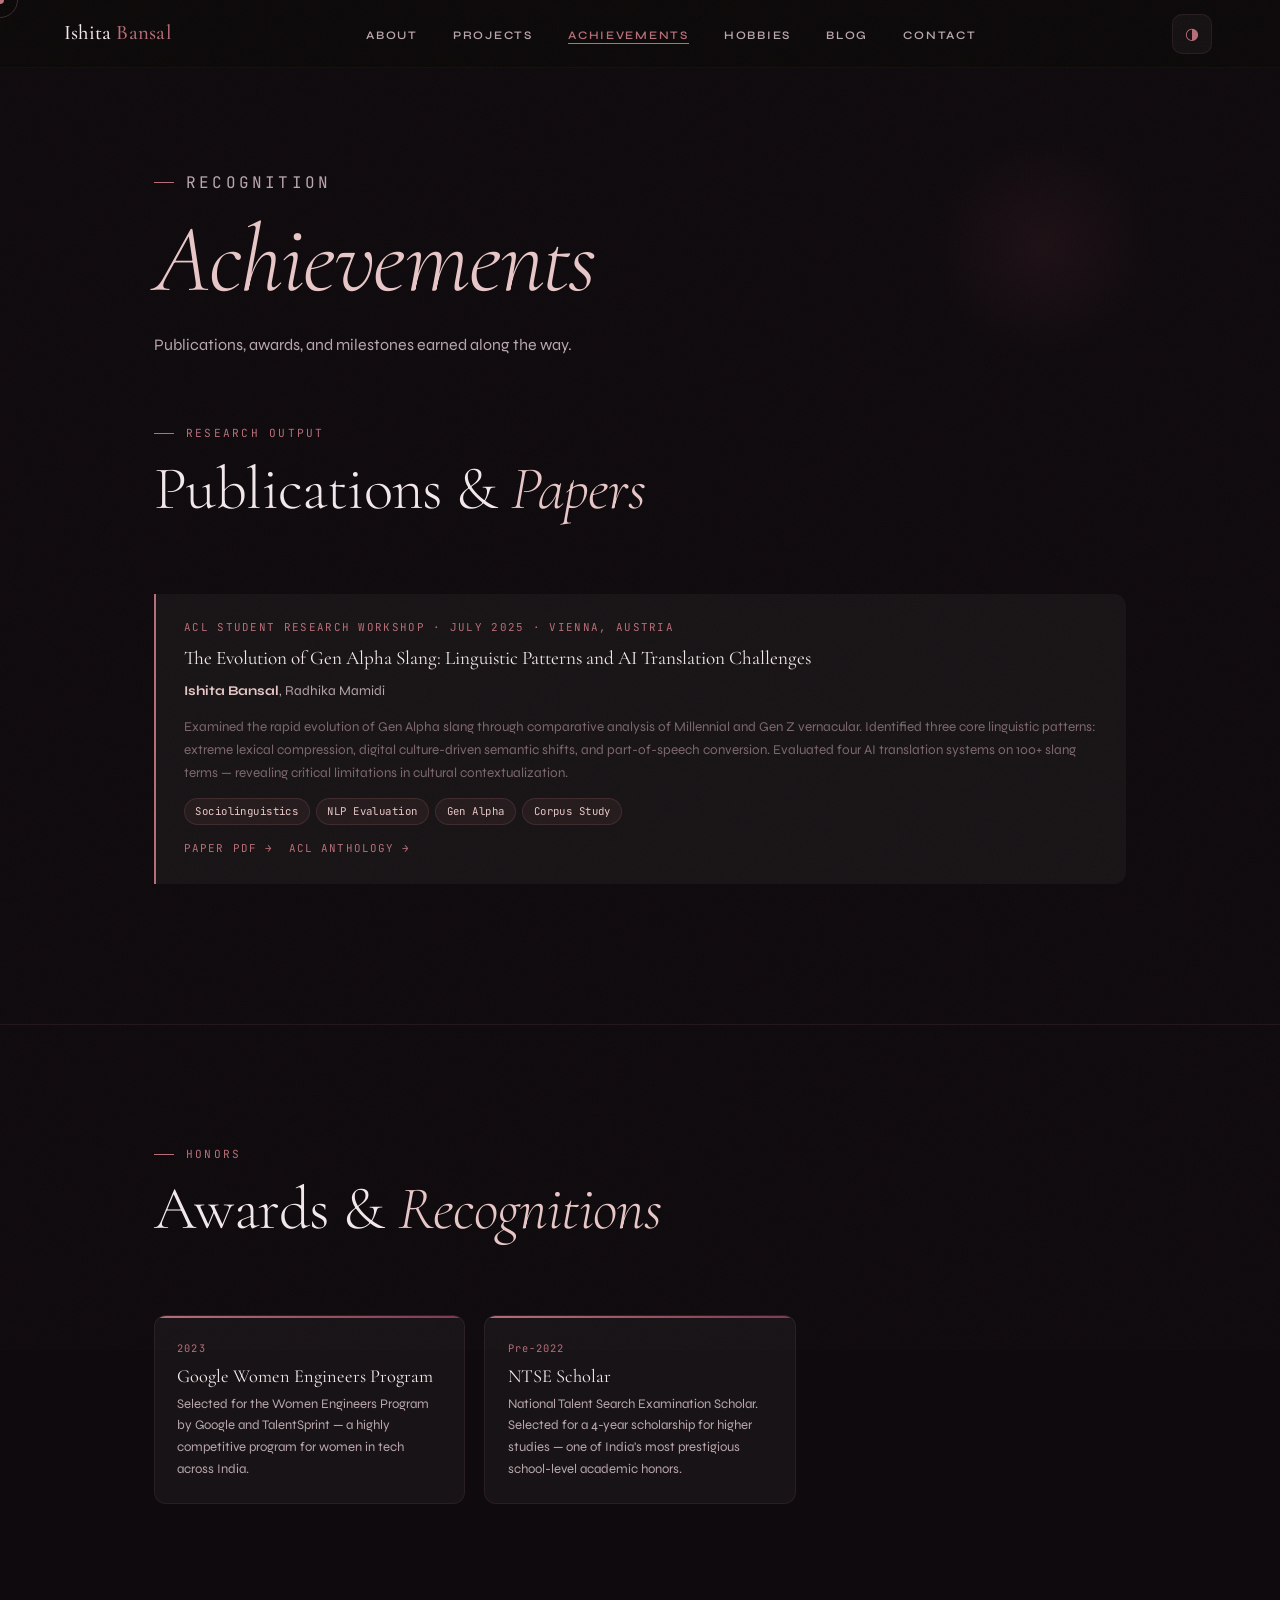
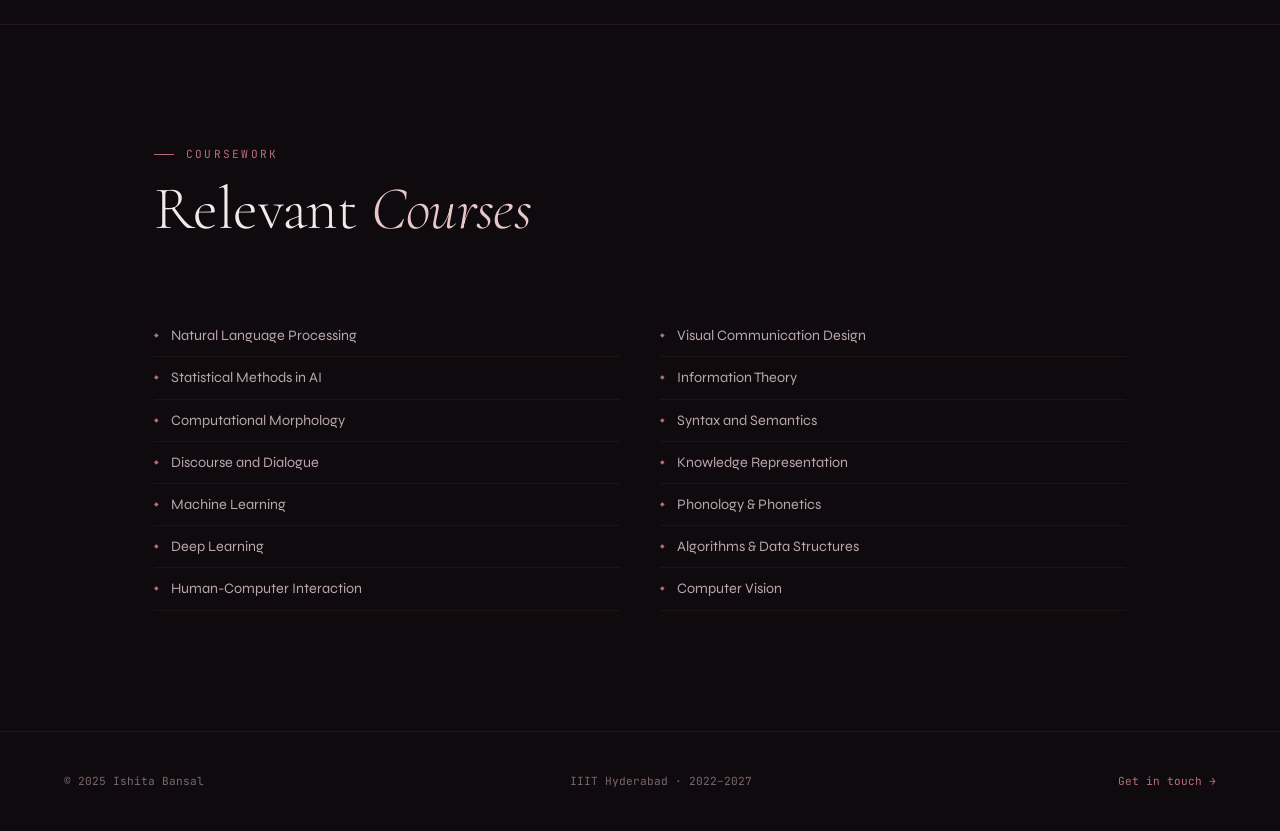
<file: achievements.html>
<!DOCTYPE html>
<html lang="en">
<head>
  <meta charset="UTF-8">
  <meta name="viewport" content="width=device-width, initial-scale=1.0">
  <title>Achievements — Ishita Bansal</title>
  <link rel="preconnect" href="https://fonts.googleapis.com">
  <link rel="preconnect" href="https://fonts.gstatic.com" crossorigin>
  <link href="https://fonts.googleapis.com/css2?family=Cormorant+Garamond:ital,wght@0,300;0,400;0,500;0,600;1,300;1,400;1,500&family=Syne:wght@400;500;600;700;800&family=JetBrains+Mono:wght@300;400;500&display=swap" rel="stylesheet">
  <link rel="stylesheet" href="css/style.css">
  <script>/* no-flash */(function(){var t=localStorage.getItem("ib-theme");if(t)document.documentElement.setAttribute("data-theme",t);})();</script>
  <style>
    /* ── PUBLICATIONS ── */
    .pub {
      border-left: 2px solid var(--accent);
      padding: 1.5rem 1.75rem;
      background: var(--glass);
      border-radius: 0 12px 12px 0;
      margin-bottom: 1.25rem;
      transition: background var(--t), border-color var(--t);
    }
    .pub:hover { background: var(--glass-h); border-left-color: var(--accent2); }
    .pub-venue {
      font-family: var(--ff-m); font-size: .68rem;
      letter-spacing: .12em; text-transform: uppercase;
      color: var(--accent); margin-bottom: .5rem;
    }
    .pub-title {
      font-family: var(--ff-d); font-size: 1.2rem;
      font-weight: 400; color: var(--text);
      line-height: 1.4; margin-bottom: .5rem;
    }
    .pub-authors { font-size: .84rem; color: var(--text2); margin-bottom: .75rem; }
    .pub-authors strong { color: var(--accent3); }
    .pub-links { display:flex; gap:1rem; }
    .pub-link {
      font-family: var(--ff-m); font-size:.68rem;
      letter-spacing:.1em; text-transform:uppercase;
      color:var(--accent); text-decoration:none;
      border-bottom:1px solid transparent; padding-bottom:1px;
      transition:border-color var(--t);
    }
    .pub-link:hover { border-bottom-color:var(--accent); }

    /* ── AWARD CARDS ── */
    .awards-grid {
      display: grid;
      grid-template-columns: repeat(auto-fill, minmax(240px,1fr));
      gap: 1.2rem;
    }
    .aw {
      background: var(--glass); border: 1px solid var(--gb);
      border-radius: 12px; padding: 1.4rem;
      transition: background var(--t), border-color var(--t), transform var(--t);
      position: relative; overflow: hidden;
    }
    .aw::before {
      content: ''; position:absolute; top:0; left:0; right:0; height:2px;
      background: linear-gradient(90deg, var(--accent), var(--accent2));
      border-radius: 2px 2px 0 0;
    }
    .aw:hover { background:var(--glass-h); border-color:var(--gb-h); transform:translateY(-3px); }
    .aw-year { font-family:var(--ff-m); font-size:.65rem; letter-spacing:.1em; color:var(--accent); margin-bottom:.45rem; }
    .aw-title { font-family:var(--ff-d); font-size:1.15rem; font-weight:400; color:var(--text); margin-bottom:.3rem; line-height:1.35; }
    .aw-desc  { font-size:.82rem; color:var(--text2); line-height:1.65; }

    /* ── COURSES ── */
    .courses {
      columns: 2; column-gap: 2.5rem; list-style: none;
    }
    .courses li {
      font-size: .9rem; color: var(--text2);
      padding: .5rem 0;
      border-bottom: 1px solid rgba(242,160,77,.07);
      break-inside: avoid;
      display: flex; align-items: center; gap: .75rem;
    }
    .courses li::before { content:'◆'; font-size:.4rem; color:var(--accent); flex-shrink:0; }
    @media(max-width:560px){ .courses{ columns:1; } }
  </style>
</head>
<body>
  <div class="cursor"></div>
  <div class="cursor-ring"></div>

  <nav>
    <a href="index.html" class="nav-logo">Ishita <span>Bansal</span></a>
    <ul class="nav-links" id="navLinks">
      <li><a href="about.html">About</a></li>
      <li><a href="projects.html">Projects</a></li>
      <li><a href="achievements.html">Achievements</a></li>
      <li><a href="hobbies.html">Hobbies</a></li>
      <li><a href="blog.html">Blog</a></li>
      <li><a href="contact.html">Contact</a></li>
    </ul>
    <button class="theme-toggle" id="themeToggle" aria-label="Toggle theme" title="Switch theme">
      <span class="th-icon th-sun">☀</span>
      <span class="th-icon th-moon">◑</span>
    </button>
    <button class="nav-hbg" onclick="toggleNav()" aria-label="Toggle menu">
      <span></span><span></span><span></span>
    </button>
  </nav>

  <div class="page-wrap">
    <div class="page-hero">
      <div class="container">
        <p class="sec-label reveal">Recognition</p>
        <h1 class="reveal rv1"><em>Achievements</em></h1>
        <p class="reveal rv2">Publications, awards, and milestones earned along the way.</p>
      </div>
    </div>

    <!-- PUBLICATIONS -->
    <section class="section" style="padding-top:0; border-bottom:1px solid var(--gb);">
      <div class="container">
        <div class="sec-hd">
          <p class="sec-label reveal">Research output</p>
          <h2 class="sec-title reveal rv1">Publications &amp; <em>Papers</em></h2>
        </div>

        <div class="reveal rv2">
          <div class="pub">
            <div class="pub-venue">ACL Student Research Workshop · July 2025 · Vienna, Austria</div>
            <div class="pub-title">The Evolution of Gen Alpha Slang: Linguistic Patterns and AI Translation Challenges</div>
            <div class="pub-authors"><strong>Ishita Bansal</strong>, Radhika Mamidi</div>
            <p style="font-size:.84rem;color:var(--text3);line-height:1.7;margin-bottom:.85rem;">
              Examined the rapid evolution of Gen Alpha slang through comparative analysis of Millennial and Gen Z vernacular. Identified three core linguistic patterns: extreme lexical compression, digital culture-driven semantic shifts, and part-of-speech conversion. Evaluated four AI translation systems on 100+ slang terms — revealing critical limitations in cultural contextualization.
            </p>
            <div style="display:flex;flex-wrap:wrap;gap:.4rem;margin-bottom:.85rem;">
              <span class="tag">Sociolinguistics</span><span class="tag">NLP Evaluation</span><span class="tag">Gen Alpha</span><span class="tag">Corpus Study</span>
            </div>
            <div class="pub-links">
              <a href="https://aclanthology.org/2025.acl-srw.43.pdf" target="_blank" class="pub-link">Paper PDF →</a>
              <a href="https://aclanthology.org/2025.acl-srw.43/" target="_blank" class="pub-link">ACL Anthology →</a>
            </div>
          </div>
        </div>
      </div>
    </section>

    <!-- AWARDS -->
    <section class="section" style="border-bottom:1px solid var(--gb);">
      <div class="container">
        <div class="sec-hd">
          <p class="sec-label reveal">Honors</p>
          <h2 class="sec-title reveal rv1">Awards &amp; <em>Recognitions</em></h2>
        </div>
        <div class="awards-grid">
          <div class="aw reveal">
            <div class="aw-year">2023</div>
            <div class="aw-title">Google Women Engineers Program</div>
            <div class="aw-desc">Selected for the Women Engineers Program by Google and TalentSprint — a highly competitive program for women in tech across India.</div>
          </div>
          <div class="aw reveal rv1">
            <div class="aw-year">Pre-2022</div>
            <div class="aw-title">NTSE Scholar</div>
            <div class="aw-desc">National Talent Search Examination Scholar. Selected for a 4-year scholarship for higher studies — one of India's most prestigious school-level academic honors.</div>
          </div>
          
        
      </div>
    </section>

    <!-- COURSES -->
    <section class="section">
      <div class="container">
        <div class="sec-hd">
          <p class="sec-label reveal">Coursework</p>
          <h2 class="sec-title reveal rv1">Relevant <em>Courses</em></h2>
        </div>
        <ul class="courses reveal rv2">
          <li>Natural Language Processing</li>
          <li>Statistical Methods in AI</li>
          <li>Computational Morphology</li>
          <li>Discourse and Dialogue</li>
          <li>Machine Learning</li>
          <li>Deep Learning</li>
          <li>Human-Computer Interaction</li>
          <li>Visual Communication Design</li>
          <li>Information Theory</li>
          <li>Syntax and Semantics</li>
          <li>Knowledge Representation</li>
          <li>Phonology &amp; Phonetics</li>
          <li>Algorithms &amp; Data Structures</li>
          <li>Computer Vision</li>
        </ul>
      </div>
    </section>

    <footer class="site-footer">
      <span>© 2025 Ishita Bansal</span>
      <span>IIIT Hyderabad · 2022–2027</span>
      <span><a href="contact.html">Get in touch →</a></span>
    </footer>
  </div>

  <script src="js/main.js"></script>
</body>
</html>
</file>
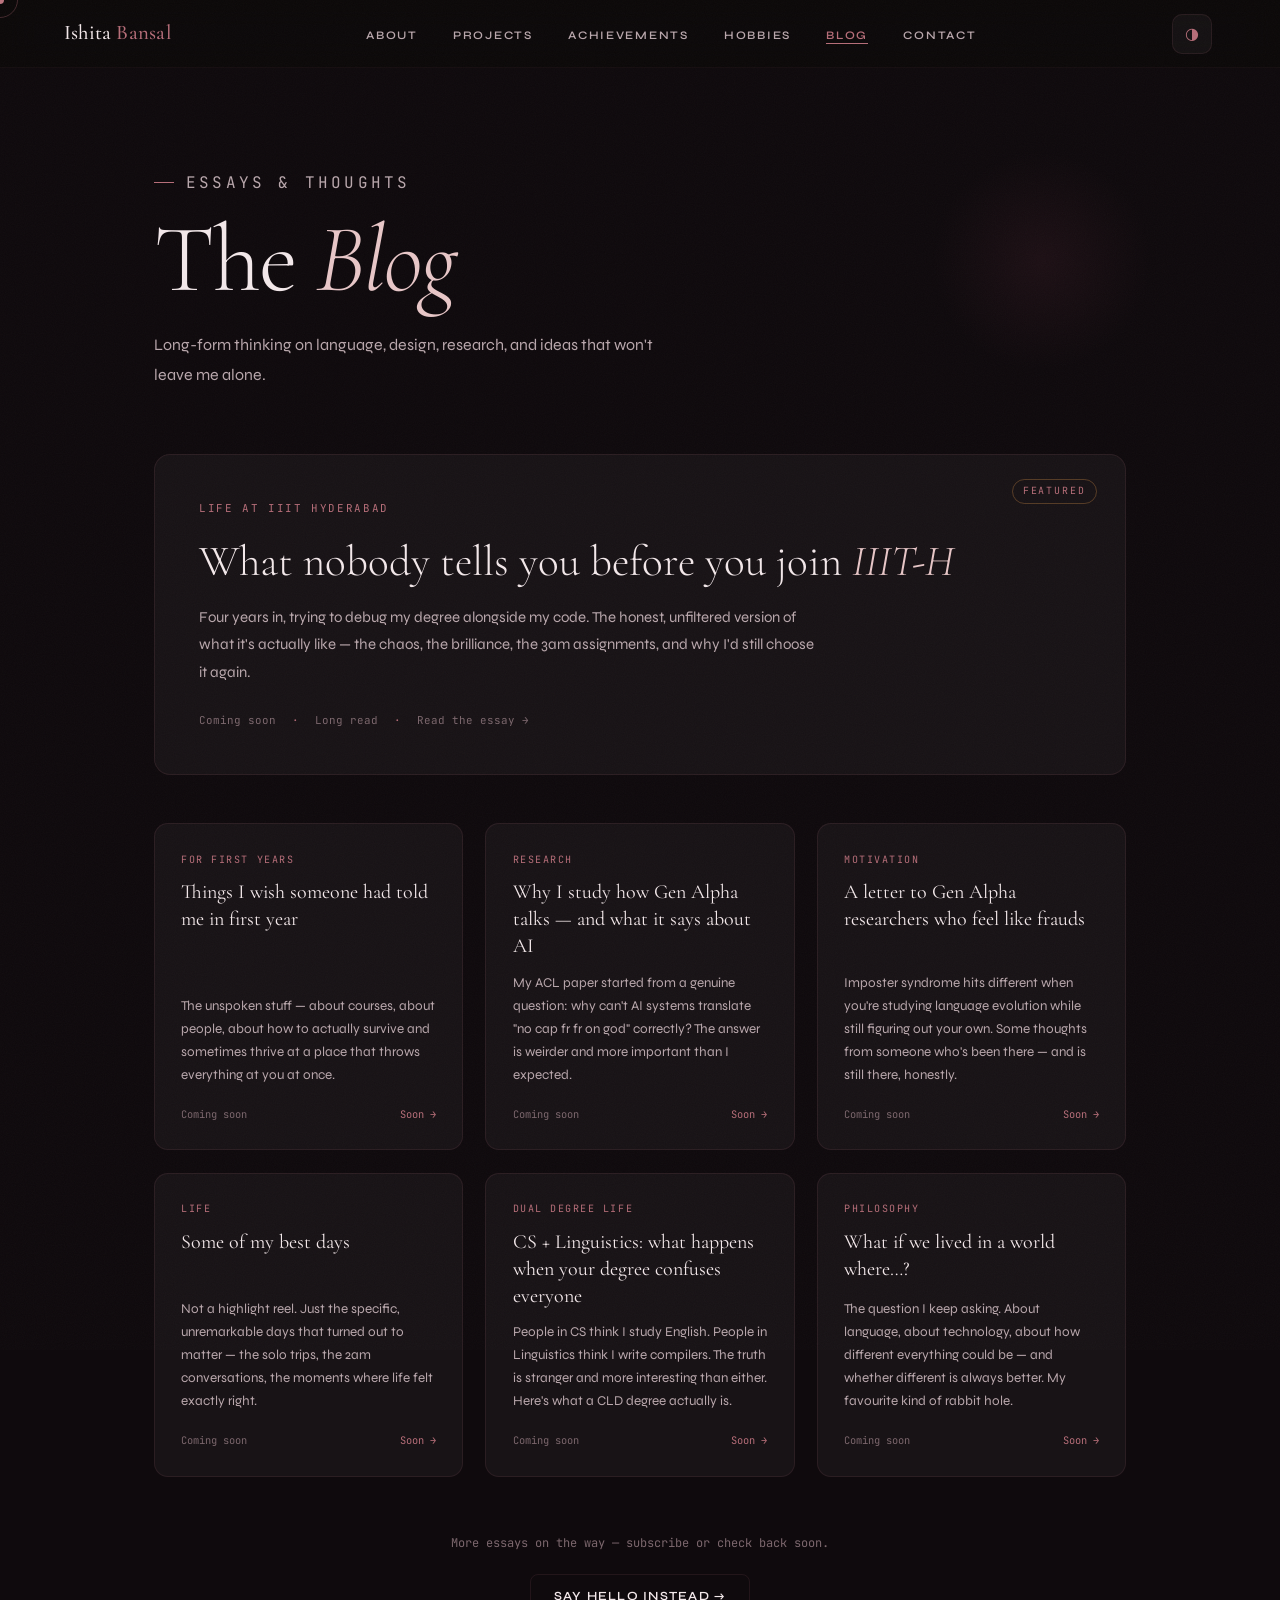
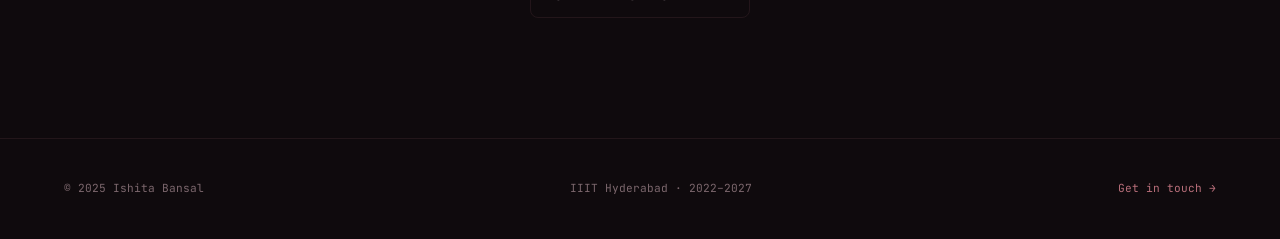
<file: blog.html>
<!DOCTYPE html>
<html lang="en">
<head>
  <meta charset="UTF-8">
  <meta name="viewport" content="width=device-width, initial-scale=1.0">
  <title>Blog — Ishita Bansal</title>
  <link rel="preconnect" href="https://fonts.googleapis.com">
  <link rel="preconnect" href="https://fonts.gstatic.com" crossorigin>
  <link href="https://fonts.googleapis.com/css2?family=Cormorant+Garamond:ital,wght@0,300;0,400;0,500;0,600;1,300;1,400;1,500&family=Syne:wght@400;500;600;700;800&family=JetBrains+Mono:wght@300;400;500&display=swap" rel="stylesheet">
  <link rel="stylesheet" href="css/style.css">
  <script>/* no-flash */(function(){var t=localStorage.getItem("ib-theme");if(t)document.documentElement.setAttribute("data-theme",t);})();</script>
  <style>
    /* ── FEATURED ── */
    .featured {
      display: block; text-decoration: none; color: inherit;
      background: var(--glass); border: 1px solid var(--gb);
      border-radius: 16px; padding: clamp(1.75rem,4vw,2.75rem);
      margin-bottom: 3rem; position: relative; overflow: hidden;
      transition: border-color var(--t), box-shadow var(--t);
    }
    .featured::before {
      content: 'FEATURED';
      position:absolute; top:1.5rem; right:1.75rem;
      font-family:var(--ff-m); font-size:.62rem; letter-spacing:.2em;
      color:var(--accent); border:1px solid rgba(242,160,77,.28);
      padding:.18rem .6rem; border-radius:999px;
    }
    .featured:hover { border-color:var(--gb-h); box-shadow:0 20px 60px rgba(242,160,77,.06); }
    .feat-cat { font-family:var(--ff-m); font-size:.68rem; letter-spacing:.15em; text-transform:uppercase; color:var(--accent); margin-bottom:1rem; }
    .feat-title {
      font-family:var(--ff-d);
      font-size:clamp(1.75rem,4vw,2.7rem); font-weight:300;
      color:var(--text); line-height:1.25; margin-bottom:1rem;
    }
    .feat-title em { font-style:italic; color:var(--accent3); }
    .feat-excerpt { font-size:.94rem; color:var(--text2); max-width:620px; line-height:1.85; margin-bottom:1.5rem; }
    .feat-meta { display:flex; align-items:center; gap:1rem; font-family:var(--ff-m); font-size:.68rem; color:var(--text3); }
    .feat-meta-d { color:var(--accent); }

    /* ── BLOG GRID ── */
    .blog-grid {
      display: grid;
      grid-template-columns: repeat(auto-fill, minmax(290px,1fr));
      gap: 1.4rem;
    }
    .bc {
      display:block; text-decoration:none; color:inherit;
      background:var(--glass); border:1px solid var(--gb); border-radius:14px;
      padding:1.65rem; display:flex; flex-direction:column; gap:.7rem;
      position:relative; overflow:hidden;
      transition:background var(--t),border-color var(--t),transform var(--t),box-shadow var(--t);
    }
    .bc::before {
      content:''; position:absolute; top:0; left:0; right:0; height:1px;
      background:linear-gradient(90deg,transparent,rgba(242,160,77,.45),transparent);
      opacity:0; transition:opacity var(--t);
    }
    .bc:hover { background:var(--glass-h); border-color:var(--gb-h); transform:translateY(-3px); box-shadow:0 18px 50px rgba(242,160,77,.06); }
    .bc:hover::before { opacity:1; }
    .bc-cat  { font-family:var(--ff-m); font-size:.63rem; letter-spacing:.15em; text-transform:uppercase; color:var(--accent); }
    .bc-title { font-family:var(--ff-d); font-size:1.25rem; font-weight:400; color:var(--text); line-height:1.35; flex:1; }
    .bc-exc   { font-size:.84rem; color:var(--text2); line-height:1.72; }
    .bc-foot  { display:flex; justify-content:space-between; align-items:center; font-family:var(--ff-m); font-size:.65rem; color:var(--text3); margin-top:.4rem; }
    .bc-more  { color:var(--accent); }
  </style>
</head>
<body>
  <div class="cursor"></div>
  <div class="cursor-ring"></div>

  <nav>
    <a href="index.html" class="nav-logo">Ishita <span>Bansal</span></a>
    <ul class="nav-links" id="navLinks">
      <li><a href="about.html">About</a></li>
      <li><a href="projects.html">Projects</a></li>
      <li><a href="achievements.html">Achievements</a></li>
      <li><a href="hobbies.html">Hobbies</a></li>
      <li><a href="blog.html">Blog</a></li>
      <li><a href="contact.html">Contact</a></li>
    </ul>
    <button class="theme-toggle" id="themeToggle" aria-label="Toggle theme" title="Switch theme">
      <span class="th-icon th-sun">☀</span>
      <span class="th-icon th-moon">◑</span>
    </button>
    <button class="nav-hbg" onclick="toggleNav()" aria-label="Toggle menu">
      <span></span><span></span><span></span>
    </button>
  </nav>

  <div class="page-wrap">
    <div class="page-hero">
      <div class="container">
        <p class="sec-label reveal">Essays &amp; thoughts</p>
        <h1 class="reveal rv1">The <em>Blog</em></h1>
        <p class="reveal rv2">Long-form thinking on language, design, research, and ideas that won't leave me alone.</p>
      </div>
    </div>

    <section class="section" style="padding-top:0;">
      <div class="container">

        <!-- FEATURED -->
        <a href="#" class="featured reveal">
          <div class="feat-cat">Life at IIIT Hyderabad</div>
          <h2 class="feat-title">What nobody tells you before you join <em>IIIT-H</em></h2>
          <p class="feat-excerpt">
            Four years in, trying to debug my degree alongside my code. The honest, unfiltered version of what it's actually like — the chaos, the brilliance, the 3am assignments, and why I'd still choose it again.
          </p>
          <div class="feat-meta">
            <span>Coming soon</span>
            <span class="feat-meta-d">·</span>
            <span>Long read</span>
            <span class="feat-meta-d">·</span>
            <span>Read the essay →</span>
          </div>
        </a>

        <!-- GRID -->
        <div class="blog-grid">

          <a href="#" class="bc reveal">
            <div class="bc-cat">For First Years</div>
            <div class="bc-title">Things I wish someone had told me in first year</div>
            <div class="bc-exc">The unspoken stuff — about courses, about people, about how to actually survive and sometimes thrive at a place that throws everything at you at once.</div>
            <div class="bc-foot"><span>Coming soon</span><span class="bc-more">Soon →</span></div>
          </a>

          <a href="#" class="bc reveal rv1">
            <div class="bc-cat">Research</div>
            <div class="bc-title">Why I study how Gen Alpha talks — and what it says about AI</div>
            <div class="bc-exc">My ACL paper started from a genuine question: why can't AI systems translate "no cap fr fr on god" correctly? The answer is weirder and more important than I expected.</div>
            <div class="bc-foot"><span>Coming soon</span><span class="bc-more">Soon →</span></div>
          </a>

          <a href="#" class="bc reveal rv2">
            <div class="bc-cat">Motivation</div>
            <div class="bc-title">A letter to Gen Alpha researchers who feel like frauds</div>
            <div class="bc-exc">Imposter syndrome hits different when you're studying language evolution while still figuring out your own. Some thoughts from someone who's been there — and is still there, honestly.</div>
            <div class="bc-foot"><span>Coming soon</span><span class="bc-more">Soon →</span></div>
          </a>

          <a href="#" class="bc reveal rv1">
            <div class="bc-cat">Life</div>
            <div class="bc-title">Some of my best days</div>
            <div class="bc-exc">Not a highlight reel. Just the specific, unremarkable days that turned out to matter — the solo trips, the 2am conversations, the moments where life felt exactly right.</div>
            <div class="bc-foot"><span>Coming soon</span><span class="bc-more">Soon →</span></div>
          </a>

          <a href="#" class="bc reveal rv2">
            <div class="bc-cat">Dual Degree Life</div>
            <div class="bc-title">CS + Linguistics: what happens when your degree confuses everyone</div>
            <div class="bc-exc">People in CS think I study English. People in Linguistics think I write compilers. The truth is stranger and more interesting than either. Here's what a CLD degree actually is.</div>
            <div class="bc-foot"><span>Coming soon</span><span class="bc-more">Soon →</span></div>
          </a>

          <a href="#" class="bc reveal rv3">
            <div class="bc-cat">Philosophy</div>
            <div class="bc-title">What if we lived in a world where…?</div>
            <div class="bc-exc">The question I keep asking. About language, about technology, about how different everything could be — and whether different is always better. My favourite kind of rabbit hole.</div>
            <div class="bc-foot"><span>Coming soon</span><span class="bc-more">Soon →</span></div>
          </a>

        </div>

        <div style="text-align:center;margin-top:3.5rem;" class="reveal">
          <p style="font-family:var(--ff-m);font-size:.75rem;color:var(--text3);margin-bottom:1.25rem;">More essays on the way — subscribe or check back soon.</p>
          <a href="contact.html" class="btn btn-ghost">Say hello instead →</a>
        </div>

      </div>
    </section>

    <footer class="site-footer">
      <span>© 2025 Ishita Bansal</span>
      <span>IIIT Hyderabad · 2022–2027</span>
      <span><a href="contact.html">Get in touch →</a></span>
    </footer>
  </div>

  <script src="js/main.js"></script>
</body>
</html>
</file>
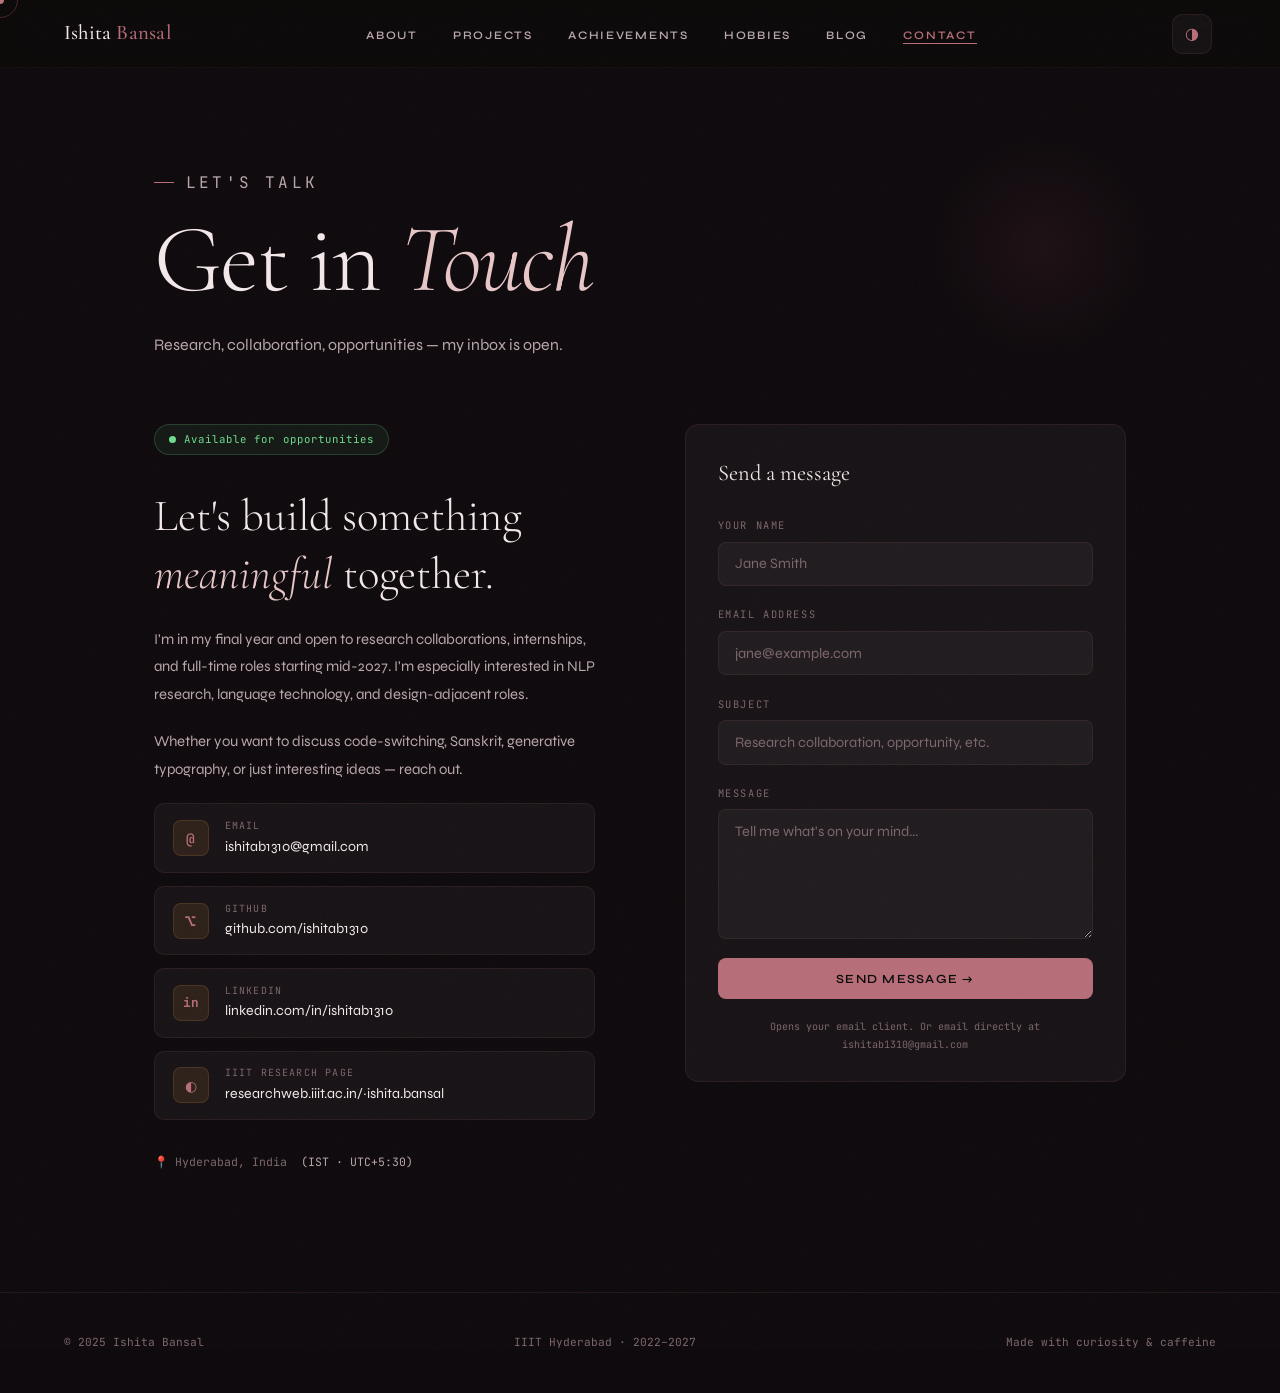
<file: contact.html>
<!DOCTYPE html>
<html lang="en">
<head>
  <meta charset="UTF-8">
  <meta name="viewport" content="width=device-width, initial-scale=1.0">
  <title>Contact — Ishita Bansal</title>
  <link rel="preconnect" href="https://fonts.googleapis.com">
  <link rel="preconnect" href="https://fonts.gstatic.com" crossorigin>
  <link href="https://fonts.googleapis.com/css2?family=Cormorant+Garamond:ital,wght@0,300;0,400;0,500;0,600;1,300;1,400;1,500&family=Syne:wght@400;500;600;700;800&family=JetBrains+Mono:wght@300;400;500&display=swap" rel="stylesheet">
  <link rel="stylesheet" href="css/style.css">
  <script>/* no-flash */(function(){var t=localStorage.getItem("ib-theme");if(t)document.documentElement.setAttribute("data-theme",t);})();</script>
  <style>
    .contact-layout {
      display: grid;
      grid-template-columns: 1fr 1fr;
      gap: clamp(40px,7vw,96px);
      align-items: start;
    }

    /* ── AVAILABILITY ── */
    .avail {
      display: inline-flex; align-items: center; gap: .5rem;
      background: rgba(111,220,140,.07);
      border: 1px solid rgba(111,220,140,.2);
      border-radius: 999px;
      padding: .32rem .85rem;
      font-family: var(--ff-m); font-size: .67rem;
      letter-spacing: .1em; color: #6FDC8C;
      margin-bottom: 2rem;
    }
    .adot {
      width: 7px; height: 7px; border-radius: 50%;
      background: #6FDC8C;
      animation: adot 2s ease-in-out infinite;
    }
    @keyframes adot {
      0%,100%{opacity:1;transform:scale(1)} 50%{opacity:.4;transform:scale(.65)}
    }

    .c-hl {
      font-family: var(--ff-d);
      font-size: clamp(1.8rem,3.8vw,2.8rem); font-weight: 300;
      line-height: 1.3; color: var(--text); margin-bottom: 1.4rem;
    }
    .c-hl em { font-style:italic; color:var(--accent3); }
    .c-p { font-size:.93rem; color:var(--text2); line-height:1.85; margin-bottom:1.25rem; }

    /* ── SOCIAL LINKS ── */
    .socials { display:flex; flex-direction:column; gap:.8rem; margin-bottom:2rem; }
    .soc {
      display:flex; align-items:center; gap:1rem;
      text-decoration:none; color:var(--text);
      padding:.8rem 1.1rem;
      background:var(--glass); border:1px solid var(--gb);
      border-radius:10px;
      transition:background var(--t),border-color var(--t),transform var(--t);
    }
    .soc:hover { background:var(--glass-h); border-color:var(--gb-h); transform:translateX(4px); }
    .soc-ico {
      width:36px; height:36px; border-radius:8px;
      background:rgba(242,160,77,.1); border:1px solid rgba(242,160,77,.15);
      display:flex; align-items:center; justify-content:center;
      font-size:.9rem; flex-shrink:0; color:var(--accent);
      font-family:var(--ff-m); font-weight:500;
    }
    .soc-inf {}
    .soc-pl { font-family:var(--ff-m); font-size:.62rem; letter-spacing:.12em; text-transform:uppercase; color:var(--text3); }
    .soc-hd { font-size:.88rem; color:var(--text); }
    .soc-arr { margin-left:auto; color:var(--accent); font-size:.75rem; opacity:0; transition:opacity var(--t); }
    .soc:hover .soc-arr { opacity:1; }

    .c-loc { font-family:var(--ff-m); font-size:.72rem; color:var(--text3); }
    .c-loc span { color:var(--text2); }

    /* ── FORM ── */
    .c-form { display:flex; flex-direction:column; gap:1.2rem; }
    .fg { display:flex; flex-direction:column; gap:.45rem; }
    .fl { font-family:var(--ff-m); font-size:.65rem; letter-spacing:.15em; text-transform:uppercase; color:var(--text3); }
    .fi, .ft {
      background:var(--glass); border:1px solid var(--gb);
      border-radius:8px; padding:.8rem 1rem;
      font-family:var(--ff-b); font-size:.9rem;
      color:var(--text); outline:none; width:100%;
      transition:border-color var(--t), box-shadow var(--t);
    }
    .fi::placeholder,.ft::placeholder { color:var(--text3); }
    .fi:focus,.ft:focus {
      border-color:rgba(242,160,77,.4);
      box-shadow:0 0 0 3px rgba(242,160,77,.07);
    }
    .ft { resize:vertical; min-height:130px; }
    .fsub { width:100%; justify-content:center; padding:.8rem; }
    .fnote { font-family:var(--ff-m); font-size:.63rem; color:var(--text3); text-align:center; }

    @media(max-width:720px){ .contact-layout{ grid-template-columns:1fr; } }
  </style>
</head>
<body>
  <div class="cursor"></div>
  <div class="cursor-ring"></div>

  <nav>
    <a href="index.html" class="nav-logo">Ishita <span>Bansal</span></a>
    <ul class="nav-links" id="navLinks">
      <li><a href="about.html">About</a></li>
      <li><a href="projects.html">Projects</a></li>
      <li><a href="achievements.html">Achievements</a></li>
      <li><a href="hobbies.html">Hobbies</a></li>
      <li><a href="blog.html">Blog</a></li>
      <li><a href="contact.html">Contact</a></li>
    </ul>
    <button class="theme-toggle" id="themeToggle" aria-label="Toggle theme" title="Switch theme">
      <span class="th-icon th-sun">☀</span>
      <span class="th-icon th-moon">◑</span>
    </button>
    <button class="nav-hbg" onclick="toggleNav()" aria-label="Toggle menu">
      <span></span><span></span><span></span>
    </button>
  </nav>

  <div class="page-wrap">
    <div class="page-hero">
      <div class="container">
        <p class="sec-label reveal">Let's talk</p>
        <h1 class="reveal rv1">Get in <em>Touch</em></h1>
        <p class="reveal rv2">Research, collaboration, opportunities — my inbox is open.</p>
      </div>
    </div>

    <section class="section" style="padding-top:0;">
      <div class="container">
        <div class="contact-layout">

          <!-- LEFT: INFO -->
          <div class="reveal">
            <div class="avail">
              <div class="adot"></div>
              Available for opportunities
            </div>

            <h2 class="c-hl">Let's build something <em>meaningful</em> together.</h2>

            <p class="c-p">I'm in my final year and open to research collaborations, internships, and full-time roles starting mid-2027. I'm especially interested in NLP research, language technology, and design-adjacent roles.</p>
            <p class="c-p">Whether you want to discuss code-switching, Sanskrit, generative typography, or just interesting ideas — reach out.</p>

            <div class="socials">
              <a href="mailto:ishitab1310@gmail.com" class="soc">
                <div class="soc-ico">@</div>
                <div class="soc-inf">
                  <div class="soc-pl">Email</div>
                  <div class="soc-hd">ishitab1310@gmail.com</div>
                </div>
                <span class="soc-arr">→</span>
              </a>

              <a href="https://github.com/ishitab1310" target="_blank" rel="noopener" class="soc">
                <div class="soc-ico" style="font-size:1.1rem;">⌥</div>
                <div class="soc-inf">
                  <div class="soc-pl">GitHub</div>
                  <div class="soc-hd">github.com/ishitab1310</div>
                </div>
                <span class="soc-arr">→</span>
              </a>

              <a href="https://linkedin.com/in/ishitab1310" target="_blank" rel="noopener" class="soc">
                <div class="soc-ico" style="font-size:.8rem;font-weight:700;">in</div>
                <div class="soc-inf">
                  <div class="soc-pl">LinkedIn</div>
                  <div class="soc-hd">linkedin.com/in/ishitab1310</div>
                </div>
                <span class="soc-arr">→</span>
              </a>

              <a href="https://researchweb.iiit.ac.in/~ishita.bansal/" target="_blank" rel="noopener" class="soc">
                <div class="soc-ico">◐</div>
                <div class="soc-inf">
                  <div class="soc-pl">IIIT Research Page</div>
                  <div class="soc-hd">researchweb.iiit.ac.in/~ishita.bansal</div>
                </div>
                <span class="soc-arr">→</span>
              </a>
            </div>

            <p class="c-loc">📍 Hyderabad, India &nbsp;<span>(IST · UTC+5:30)</span></p>
          </div>

          <!-- RIGHT: FORM -->
          <div class="reveal rv2">
            <div class="card" style="padding:1.75rem 2rem;">
              <h3 style="font-family:var(--ff-d);font-size:1.4rem;font-weight:400;color:var(--text);margin-bottom:1.5rem;">Send a message</h3>

              <form class="c-form" onsubmit="handleSubmit(event)">
                <div class="fg">
                  <label class="fl" for="fname">Your Name</label>
                  <input type="text" id="fname" class="fi" placeholder="Jane Smith" required>
                </div>
                <div class="fg">
                  <label class="fl" for="femail">Email Address</label>
                  <input type="email" id="femail" class="fi" placeholder="jane@example.com" required>
                </div>
                <div class="fg">
                  <label class="fl" for="fsubject">Subject</label>
                  <input type="text" id="fsubject" class="fi" placeholder="Research collaboration, opportunity, etc.">
                </div>
                <div class="fg">
                  <label class="fl" for="fmsg">Message</label>
                  <textarea id="fmsg" class="ft" placeholder="Tell me what's on your mind..." required></textarea>
                </div>
                <button type="submit" class="btn btn-primary fsub">Send Message →</button>
                <p class="fnote">Opens your email client. Or email directly at ishitab1310@gmail.com</p>
              </form>
            </div>
          </div>

        </div>
      </div>
    </section>

    <footer class="site-footer">
      <span>© 2025 Ishita Bansal</span>
      <span>IIIT Hyderabad · 2022–2027</span>
      <span>Made with curiosity &amp; caffeine</span>
    </footer>
  </div>

  <script src="js/main.js"></script>
</body>
</html>
</file>
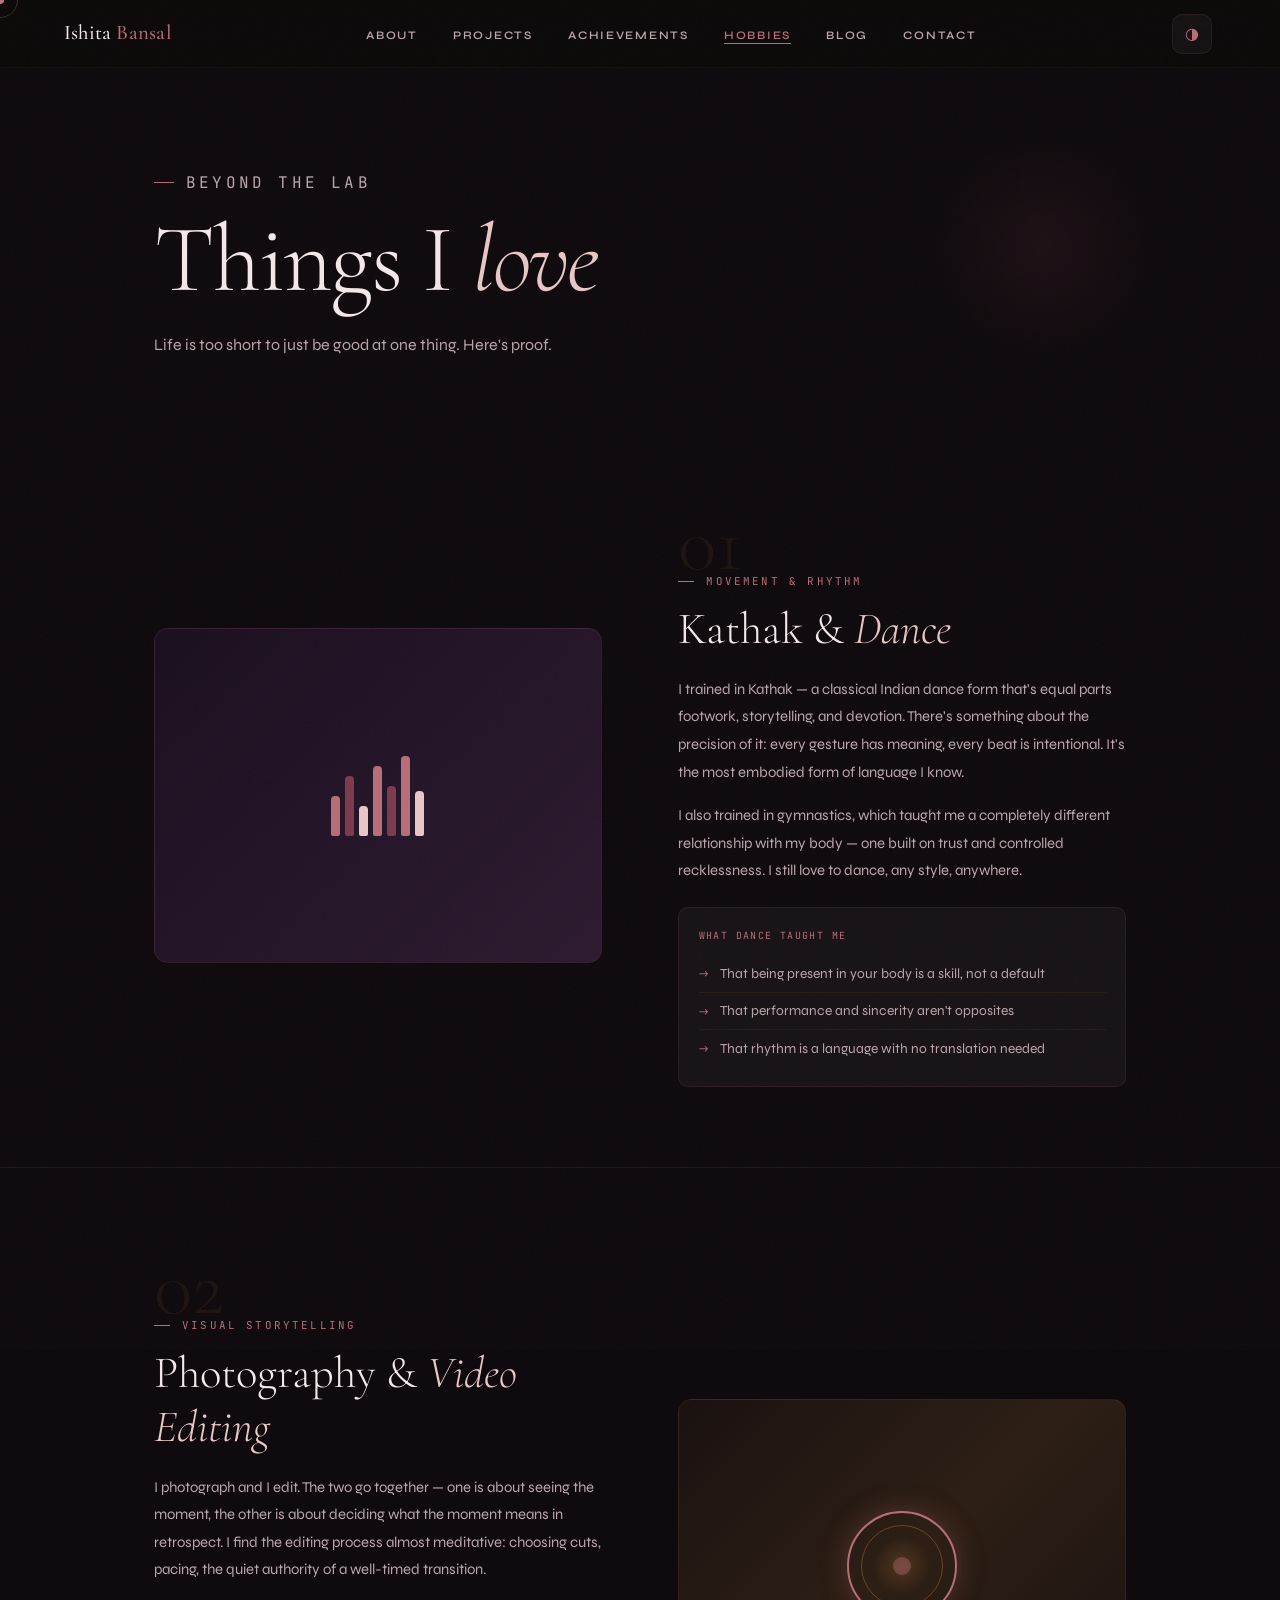
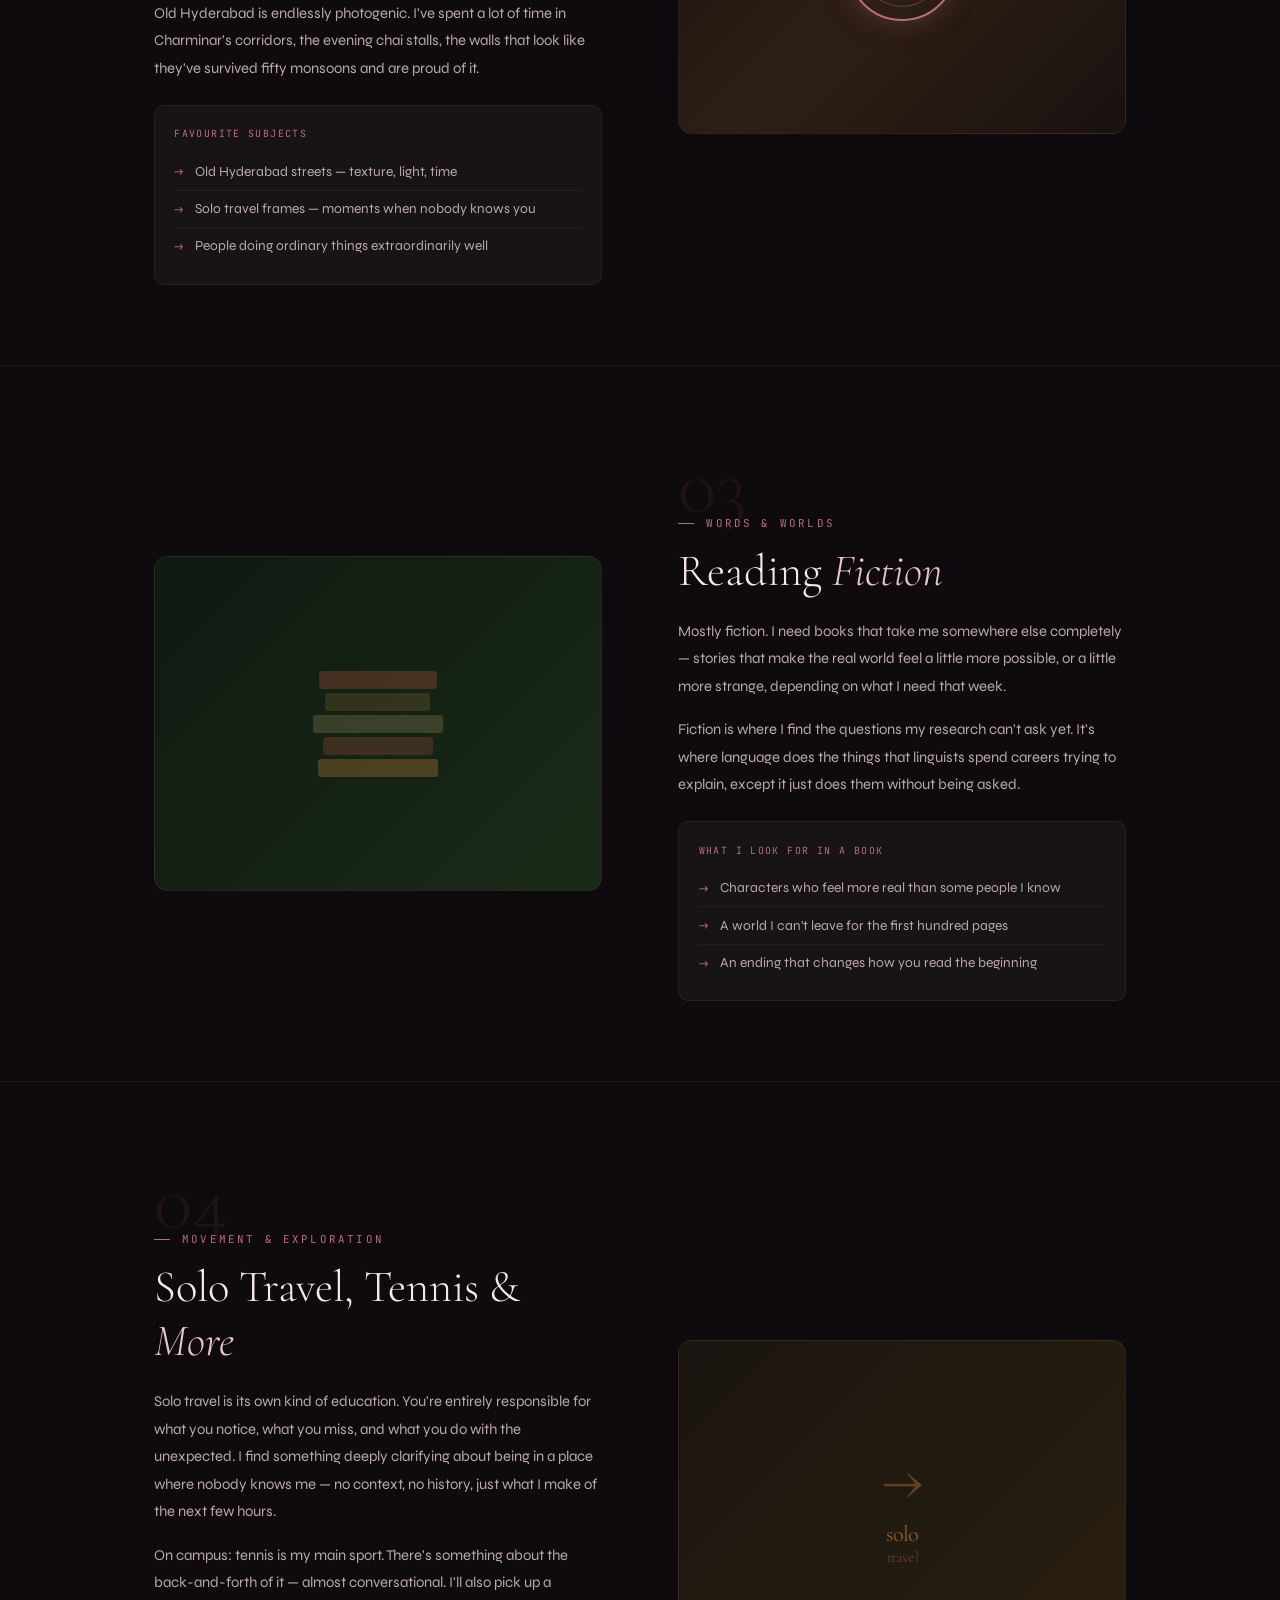
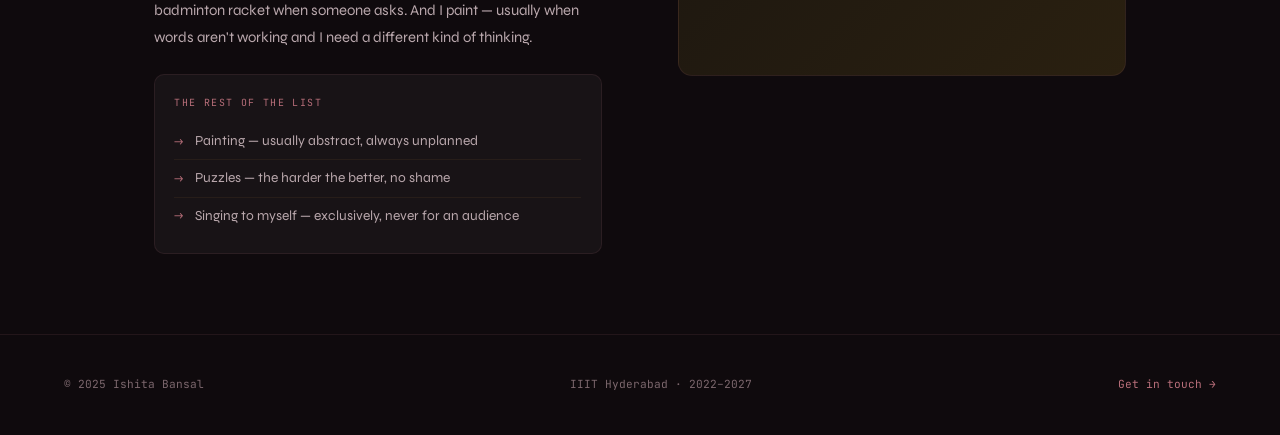
<file: hobbies.html>
<!DOCTYPE html>
<html lang="en">
<head>
  <meta charset="UTF-8">
  <meta name="viewport" content="width=device-width, initial-scale=1.0">
  <title>Hobbies — Ishita Bansal</title>
  <link rel="preconnect" href="https://fonts.googleapis.com">
  <link rel="preconnect" href="https://fonts.gstatic.com" crossorigin>
  <link href="https://fonts.googleapis.com/css2?family=Cormorant+Garamond:ital,wght@0,300;0,400;0,500;0,600;1,300;1,400;1,500&family=Syne:wght@400;500;600;700;800&family=JetBrains+Mono:wght@300;400;500&display=swap" rel="stylesheet">
  <link rel="stylesheet" href="css/style.css">
  <script>/* no-flash */(function(){var t=localStorage.getItem("ib-theme");if(t)document.documentElement.setAttribute("data-theme",t);})();</script>
  <style>
    .hob-sec {
      padding: clamp(48px,7vw,80px) 0;
      border-bottom: 1px solid var(--gb);
    }
    .hob-sec:last-of-type { border-bottom: none; }

    .hob-grid {
      display: grid;
      grid-template-columns: 1fr 1fr;
      gap: clamp(40px,6vw,80px);
      align-items: center;
    }
    .hob-grid.rev { direction: rtl; }
    .hob-grid.rev > * { direction: ltr; }

    .hob-visual {
      aspect-ratio: 4/3;
      border-radius: 14px;
      border: 1px solid var(--gb);
      overflow: hidden;
      display: flex; align-items: center; justify-content: center;
      position: relative;
    }

    /* CSS art per hobby */
    .vis-photo {
      background: linear-gradient(135deg,#1a1210,#2d1f15,#1a1210);
    }
    .vis-books {
      background: linear-gradient(135deg,#0f1a10,#1a2a18);
    }
    .vis-music {
      background: linear-gradient(135deg,#1a0f1f,#2d1a30);
    }
    .vis-type {
      background: linear-gradient(135deg,#1a1510,#2a2010);
    }

    /* ── Camera aperture ── */
    .cam {
      width:110px; height:110px; border-radius:50%;
      border:2px solid var(--accent);
      box-shadow:0 0 28px var(--glow), 0 0 60px rgba(242,160,77,.04);
      position:relative; display:flex; align-items:center; justify-content:center;
    }
    .cam::before {
      content:''; position:absolute; inset:12px;
      border-radius:50%; border:1px solid rgba(242,160,77,.3);
    }
    .cam::after {
      content:''; position:absolute; inset:24px;
      border-radius:50%;
      background:radial-gradient(circle,rgba(242,160,77,.18),transparent 70%);
    }
    .cam-center {
      width:18px; height:18px; border-radius:50%;
      background:var(--accent); opacity:.4; z-index:1;
    }

    /* ── Book stack ── */
    .books-art {
      display: flex; flex-direction: column-reverse; align-items: center; gap: 4px;
    }
    .book {
      border-radius: 3px; opacity: .7;
    }

    /* ── Music bars ── */
    .bars {
      display:flex; align-items:flex-end; gap:5px; height:80px;
    }
    .bar {
      width:9px; border-radius:4px 4px 2px 2px;
      transform-origin: bottom;
    }
    .bar:nth-child(1){background:var(--accent);  animation:b1 1.2s ease-in-out infinite; height:40px;}
    .bar:nth-child(2){background:var(--accent2); animation:b2 1.0s ease-in-out infinite; height:60px;}
    .bar:nth-child(3){background:var(--accent3); animation:b3 1.4s ease-in-out infinite; height:30px;}
    .bar:nth-child(4){background:var(--accent);  animation:b2 0.8s ease-in-out infinite; height:70px;}
    .bar:nth-child(5){background:var(--accent2); animation:b1 1.1s ease-in-out infinite; height:50px;}
    .bar:nth-child(6){background:var(--accent);  animation:b3 1.3s ease-in-out infinite; height:80px;}
    .bar:nth-child(7){background:var(--accent3); animation:b1 0.9s ease-in-out infinite; height:45px;}
    @keyframes b1{0%,100%{transform:scaleY(1)}50%{transform:scaleY(.3)}}
    @keyframes b2{0%,100%{transform:scaleY(.5)}50%{transform:scaleY(1)}}
    @keyframes b3{0%,100%{transform:scaleY(.8)}50%{transform:scaleY(.2)}}

    /* ── Type art ── */
    .type-art {
      font-family: var(--ff-d);
      color: rgba(242,160,77,.3);
      text-align: center; line-height: 1.2;
      letter-spacing: -.05em; padding:1rem;
    }

    .hob-num {
      font-family:var(--ff-d); font-size:5rem; font-weight:300;
      color:rgba(242,160,77,.07); line-height:1; margin-bottom:-.75rem;
    }
    .hob-lbl {
      font-family:var(--ff-m); font-size:.68rem; letter-spacing:.2em;
      text-transform:uppercase; color:var(--accent); margin-bottom:.75rem;
      display:flex; align-items:center; gap:.75rem;
    }
    .hob-lbl::before { content:''; width:16px; height:1px; background:var(--accent); }
    .hob-title {
      font-family:var(--ff-d); font-size:clamp(2rem,4vw,2.8rem);
      font-weight:300; color:var(--text); line-height:1.2; margin-bottom:1.2rem;
    }
    .hob-title em { font-style:italic; color:var(--accent3); }
    .hob-p { font-size:.93rem; color:var(--text2); line-height:1.85; margin-bottom:1rem; }
    .picks {
      margin-top:1.4rem; padding:1.2rem;
      background:var(--glass); border:1px solid var(--gb); border-radius:10px;
    }
    .picks-lbl { font-family:var(--ff-m); font-size:.62rem; letter-spacing:.14em; text-transform:uppercase; color:var(--accent); margin-bottom:.7rem; }
    .pick {
      display:flex; align-items:flex-start; gap:.7rem;
      padding:.45rem 0; border-bottom:1px solid rgba(242,160,77,.07);
      font-size:.86rem; color:var(--text2); line-height:1.6;
    }
    .pick:last-child { border-bottom:none; }
    .pick::before { content:'→'; color:var(--accent); font-size:.72rem; margin-top:.1rem; flex-shrink:0; }

    @media(max-width:720px){
      .hob-grid,.hob-grid.rev { grid-template-columns:1fr; direction:ltr; }
      .hob-visual { display:none; }
    }
  </style>
</head>
<body>
  <div class="cursor"></div>
  <div class="cursor-ring"></div>

  <nav>
    <a href="index.html" class="nav-logo">Ishita <span>Bansal</span></a>
    <ul class="nav-links" id="navLinks">
      <li><a href="about.html">About</a></li>
      <li><a href="projects.html">Projects</a></li>
      <li><a href="achievements.html">Achievements</a></li>
      <li><a href="hobbies.html">Hobbies</a></li>
      <li><a href="blog.html">Blog</a></li>
      <li><a href="contact.html">Contact</a></li>
    </ul>
    <button class="theme-toggle" id="themeToggle" aria-label="Toggle theme" title="Switch theme">
      <span class="th-icon th-sun">☀</span>
      <span class="th-icon th-moon">◑</span>
    </button>
    <button class="nav-hbg" onclick="toggleNav()" aria-label="Toggle menu">
      <span></span><span></span><span></span>
    </button>
  </nav>

  <div class="page-wrap">
    <div class="page-hero">
      <div class="container">
        <p class="sec-label reveal">Beyond the lab</p>
        <h1 class="reveal rv1">Things I <em>love</em></h1>
        <p class="reveal rv2">Life is too short to just be good at one thing. Here's proof.</p>
      </div>
    </div>

    <!-- DANCE -->
    <div class="hob-sec">
      <div class="container">
        <div class="hob-grid">
          <div class="hob-visual vis-music reveal">
            <div class="bars">
              <div class="bar"></div><div class="bar"></div><div class="bar"></div>
              <div class="bar"></div><div class="bar"></div><div class="bar"></div>
              <div class="bar"></div>
            </div>
          </div>
          <div class="reveal rv1">
            <div class="hob-num">01</div>
            <div class="hob-lbl">Movement &amp; rhythm</div>
            <h2 class="hob-title">Kathak &amp; <em>Dance</em></h2>
            <p class="hob-p">I trained in Kathak — a classical Indian dance form that's equal parts footwork, storytelling, and devotion. There's something about the precision of it: every gesture has meaning, every beat is intentional. It's the most embodied form of language I know.</p>
            <p class="hob-p">I also trained in gymnastics, which taught me a completely different relationship with my body — one built on trust and controlled recklessness. I still love to dance, any style, anywhere.</p>
            <div class="picks">
              <div class="picks-lbl">What dance taught me</div>
              <div class="pick">That being present in your body is a skill, not a default</div>
              <div class="pick">That performance and sincerity aren't opposites</div>
              <div class="pick">That rhythm is a language with no translation needed</div>
            </div>
          </div>
        </div>
      </div>
    </div>

    <!-- PHOTOGRAPHY + VIDEO EDITING -->
    <div class="hob-sec">
      <div class="container">
        <div class="hob-grid rev">
          <div class="hob-visual vis-photo reveal">
            <div class="cam"><div class="cam-center"></div></div>
          </div>
          <div class="reveal rv1">
            <div class="hob-num">02</div>
            <div class="hob-lbl">Visual storytelling</div>
            <h2 class="hob-title">Photography &amp; <em>Video Editing</em></h2>
            <p class="hob-p">I photograph and I edit. The two go together — one is about seeing the moment, the other is about deciding what the moment means in retrospect. I find the editing process almost meditative: choosing cuts, pacing, the quiet authority of a well-timed transition.</p>
            <p class="hob-p">Old Hyderabad is endlessly photogenic. I've spent a lot of time in Charminar's corridors, the evening chai stalls, the walls that look like they've survived fifty monsoons and are proud of it.</p>
            <div class="picks">
              <div class="picks-lbl">Favourite subjects</div>
              <div class="pick">Old Hyderabad streets — texture, light, time</div>
              <div class="pick">Solo travel frames — moments when nobody knows you</div>
              <div class="pick">People doing ordinary things extraordinarily well</div>
            </div>
          </div>
        </div>
      </div>
    </div>

    <!-- READING -->
    <div class="hob-sec">
      <div class="container">
        <div class="hob-grid">
          <div class="hob-visual vis-books reveal">
            <div class="books-art">
              <div class="book" style="width:120px;height:18px;background:rgba(242,160,77,.35);"></div>
              <div class="book" style="width:110px;height:18px;background:rgba(212,97,74,.3);"></div>
              <div class="book" style="width:130px;height:18px;background:rgba(234,201,142,.25);"></div>
              <div class="book" style="width:105px;height:18px;background:rgba(242,160,77,.2);"></div>
              <div class="book" style="width:118px;height:18px;background:rgba(212,97,74,.35);"></div>
            </div>
          </div>
          <div class="reveal rv1">
            <div class="hob-num">03</div>
            <div class="hob-lbl">Words &amp; worlds</div>
            <h2 class="hob-title">Reading <em>Fiction</em></h2>
            <p class="hob-p">Mostly fiction. I need books that take me somewhere else completely — stories that make the real world feel a little more possible, or a little more strange, depending on what I need that week.</p>
            <p class="hob-p">Fiction is where I find the questions my research can't ask yet. It's where language does the things that linguists spend careers trying to explain, except it just does them without being asked.</p>
            <div class="picks">
              <div class="picks-lbl">What I look for in a book</div>
              <div class="pick">Characters who feel more real than some people I know</div>
              <div class="pick">A world I can't leave for the first hundred pages</div>
              <div class="pick">An ending that changes how you read the beginning</div>
            </div>
          </div>
        </div>
      </div>
    </div>

    <!-- SOLO TRAVEL + SPORTS -->
    <div class="hob-sec">
      <div class="container">
        <div class="hob-grid rev">
          <div class="hob-visual vis-type reveal">
            <div class="type-art">
              <div style="font-size:4rem;line-height:1;">→</div>
              <div style="font-size:1.4rem;color:rgba(242,160,77,.5);margin-top:.5rem;">solo</div>
              <div style="font-size:1rem;color:rgba(212,97,74,.4);">travel</div>
            </div>
          </div>
          <div class="reveal rv1">
            <div class="hob-num">04</div>
            <div class="hob-lbl">Movement &amp; exploration</div>
            <h2 class="hob-title">Solo Travel, Tennis &amp; <em>More</em></h2>
            <p class="hob-p">Solo travel is its own kind of education. You're entirely responsible for what you notice, what you miss, and what you do with the unexpected. I find something deeply clarifying about being in a place where nobody knows me — no context, no history, just what I make of the next few hours.</p>
            <p class="hob-p">On campus: tennis is my main sport. There's something about the back-and-forth of it — almost conversational. I'll also pick up a badminton racket when someone asks. And I paint — usually when words aren't working and I need a different kind of thinking.</p>
            <div class="picks">
              <div class="picks-lbl">The rest of the list</div>
              <div class="pick">Painting — usually abstract, always unplanned</div>
              <div class="pick">Puzzles — the harder the better, no shame</div>
              <div class="pick">Singing to myself — exclusively, never for an audience</div>
            </div>
          </div>
        </div>
      </div>
    </div>

    <footer class="site-footer">
      <span>© 2025 Ishita Bansal</span>
      <span>IIIT Hyderabad · 2022–2027</span>
      <span><a href="contact.html">Get in touch →</a></span>
    </footer>
  </div>

  <script src="js/main.js"></script>
</body>
</html>
</file>
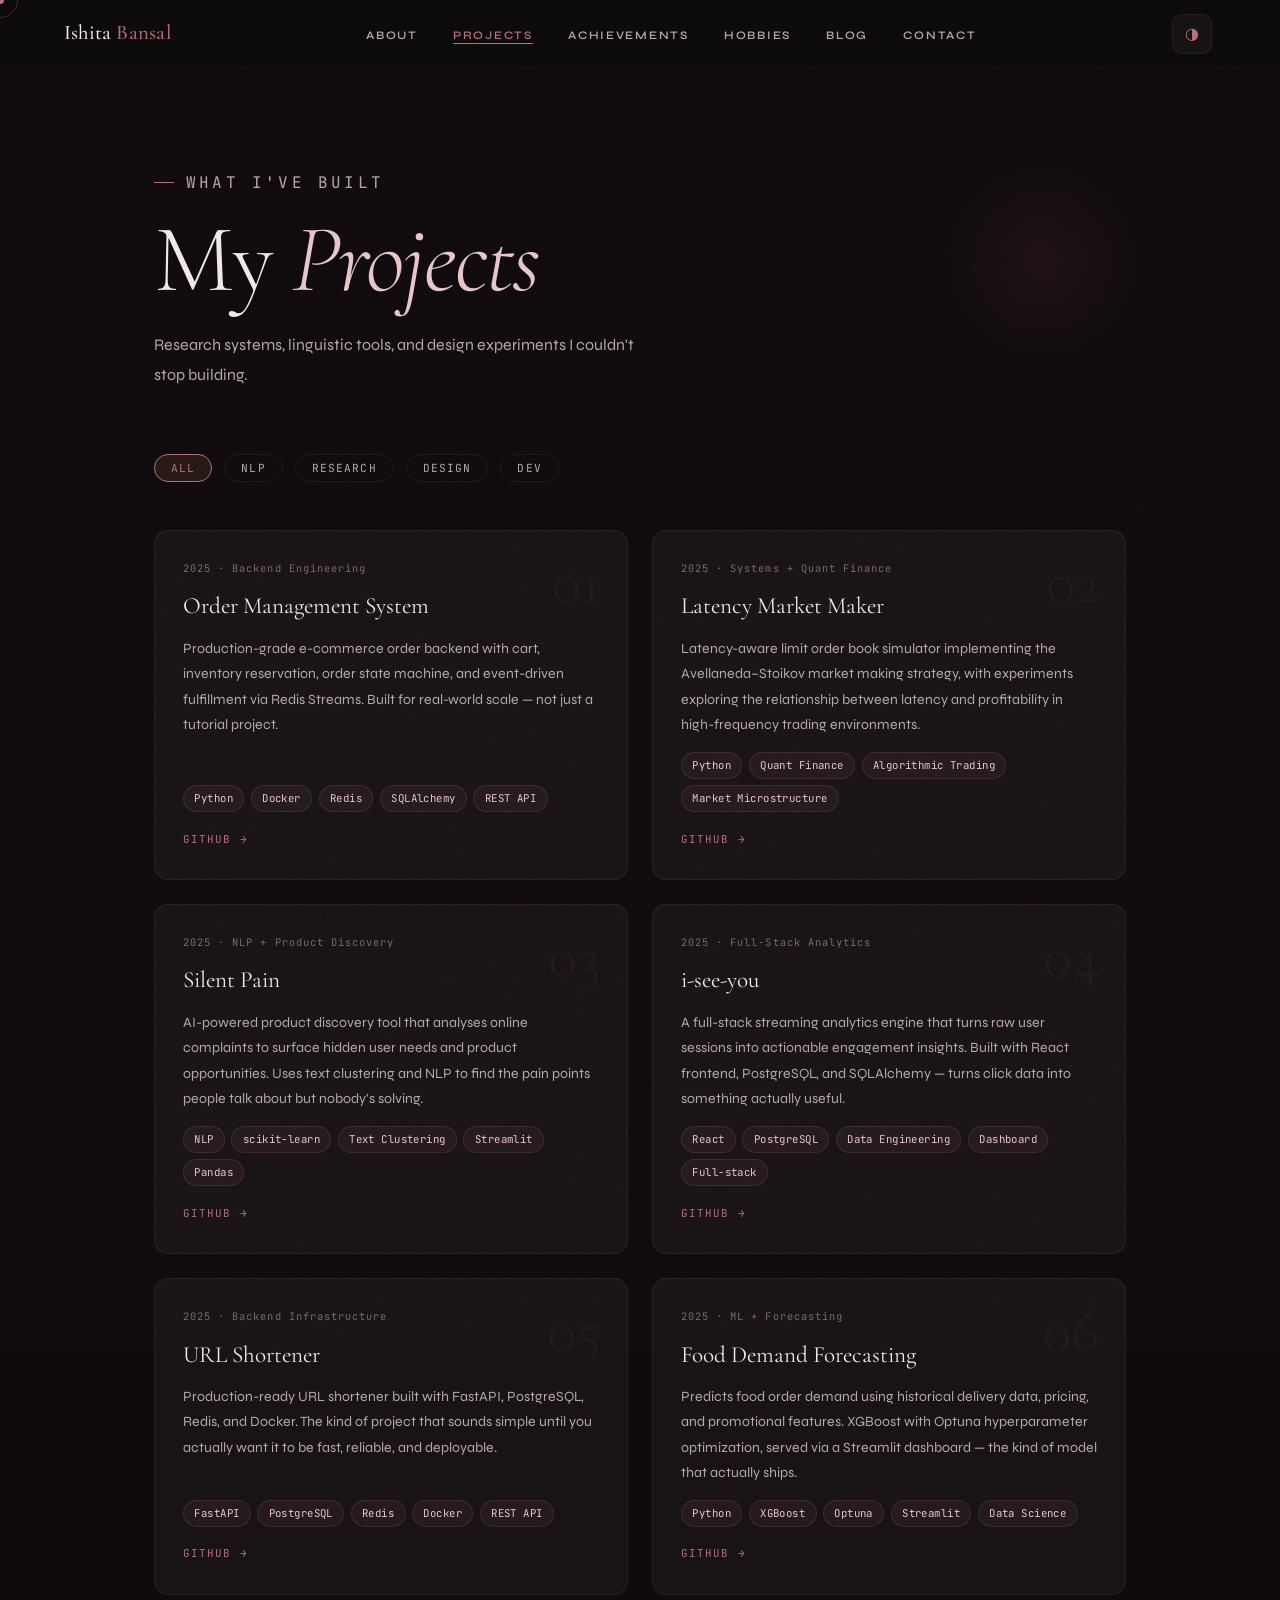
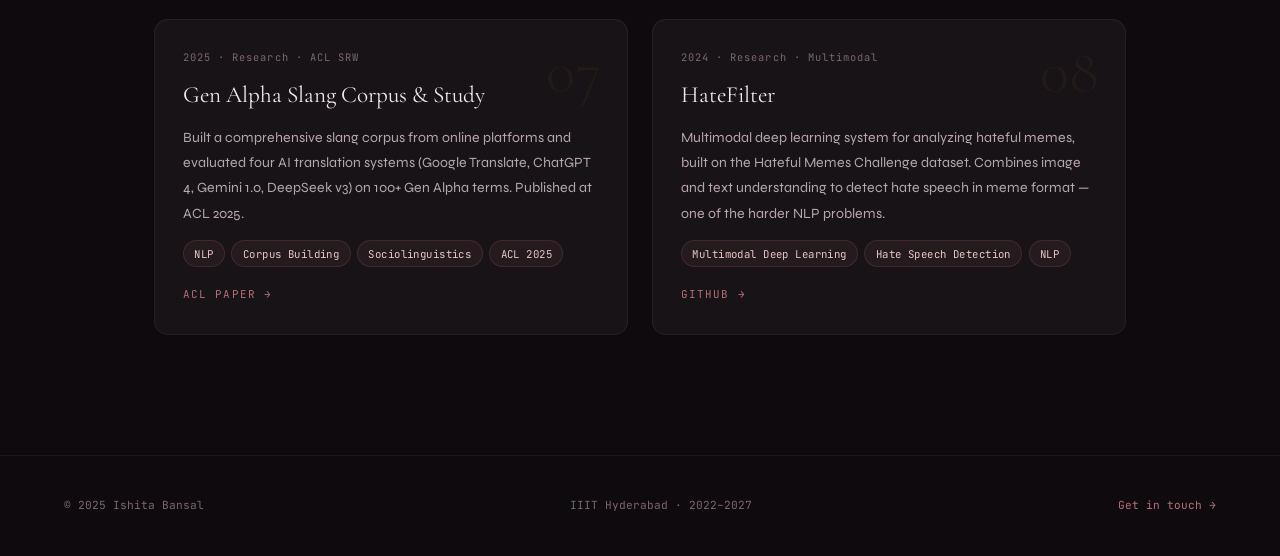
<file: projects.html>
<!DOCTYPE html>
<html lang="en">
<head>
  <meta charset="UTF-8">
  <meta name="viewport" content="width=device-width, initial-scale=1.0">
  <title>Projects — Ishita Bansal</title>
  <link rel="preconnect" href="https://fonts.googleapis.com">
  <link rel="preconnect" href="https://fonts.gstatic.com" crossorigin>
  <link href="https://fonts.googleapis.com/css2?family=Cormorant+Garamond:ital,wght@0,300;0,400;0,500;0,600;1,300;1,400;1,500&family=Syne:wght@400;500;600;700;800&family=JetBrains+Mono:wght@300;400;500&display=swap" rel="stylesheet">
  <link rel="stylesheet" href="css/style.css">
  <script>/* no-flash */(function(){var t=localStorage.getItem("ib-theme");if(t)document.documentElement.setAttribute("data-theme",t);})();</script>
  <style>
    /* ── FILTER ── */
    .filter-bar {
      display: flex; flex-wrap: wrap; gap: .75rem;
      margin-bottom: 3rem;
    }
    .filter-btn {
      padding: .38rem 1rem;
      background: transparent;
      border: 1px solid var(--gb);
      border-radius: 999px;
      font-family: var(--ff-m); font-size: .7rem;
      letter-spacing: .1em; text-transform: uppercase;
      color: var(--text2);
      cursor: pointer; transition: var(--t);
    }
    .filter-btn:hover, .filter-btn.active {
      background: rgba(242,160,77,.1);
      border-color: var(--accent); color: var(--accent);
    }

    /* ── PROJECT GRID ── */
    .proj-grid {
      display: grid;
      grid-template-columns: repeat(auto-fill, minmax(320px,1fr));
      gap: 1.5rem;
    }
    .project-card {
      background: var(--glass); border: 1px solid var(--gb);
      border-radius: 14px; padding: 1.75rem;
      position: relative; overflow: hidden;
      display: flex; flex-direction: column; gap: .9rem;
      transition: background var(--t), border-color var(--t), transform var(--t), box-shadow var(--t);
    }
    .project-card::before {
      content: ''; position: absolute; top:0; left:0; right:0; height:1px;
      background: linear-gradient(90deg,transparent,rgba(242,160,77,.5),transparent);
      opacity:0; transition:opacity var(--t);
    }
    .project-card:hover {
      background:var(--glass-h); border-color:var(--gb-h);
      transform:translateY(-4px); box-shadow:0 24px 64px rgba(242,160,77,.07);
    }
    .project-card:hover::before { opacity:1; }
    .pnum {
      position:absolute; top:1.4rem; right:1.6rem;
      font-family:var(--ff-d); font-size:3.8rem; font-weight:300;
      color:rgba(242,160,77,.055); line-height:1; pointer-events:none;
      user-select:none;
    }
    .pyear { font-family:var(--ff-m); font-size:.65rem; letter-spacing:.1em; color:var(--text3); }
    .ptitle { font-family:var(--ff-d); font-size:1.45rem; font-weight:400; color:var(--text); line-height:1.3; }
    .pdesc  { font-size:.88rem; color:var(--text2); line-height:1.8; flex:1; }
    .ptags  { display:flex; flex-wrap:wrap; gap:.4rem; }
    .plinks { display:flex; gap:.9rem; margin-top:.2rem; }
    .plink {
      font-family:var(--ff-m); font-size:.68rem;
      letter-spacing:.1em; text-transform:uppercase;
      color:var(--accent); text-decoration:none;
      border-bottom:1px solid transparent;
      transition:border-color var(--t); padding-bottom:1px;
    }
    .plink:hover { border-bottom-color:var(--accent); }
  </style>
</head>
<body>
  <div class="cursor"></div>
  <div class="cursor-ring"></div>

  <nav>
    <a href="index.html" class="nav-logo">Ishita <span>Bansal</span></a>
    <ul class="nav-links" id="navLinks">
      <li><a href="about.html">About</a></li>
      <li><a href="projects.html">Projects</a></li>
      <li><a href="achievements.html">Achievements</a></li>
      <li><a href="hobbies.html">Hobbies</a></li>
      <li><a href="blog.html">Blog</a></li>
      <li><a href="contact.html">Contact</a></li>
    </ul>
    <button class="theme-toggle" id="themeToggle" aria-label="Toggle theme" title="Switch theme">
      <span class="th-icon th-sun">☀</span>
      <span class="th-icon th-moon">◑</span>
    </button>
    <button class="nav-hbg" onclick="toggleNav()" aria-label="Toggle menu">
      <span></span><span></span><span></span>
    </button>
  </nav>

  <div class="page-wrap">
    <div class="page-hero">
      <div class="container">
        <p class="sec-label reveal">What I've built</p>
        <h1 class="reveal rv1">My <em>Projects</em></h1>
        <p class="reveal rv2">Research systems, linguistic tools, and design experiments I couldn't stop building.</p>
      </div>
    </div>

    <section class="section" style="padding-top:0;">
      <div class="container">

        <div class="filter-bar reveal">
          <button class="filter-btn active" onclick="filterProjects('all',this)">All</button>
          <button class="filter-btn" onclick="filterProjects('nlp',this)">NLP</button>
          <button class="filter-btn" onclick="filterProjects('research',this)">Research</button>
          <button class="filter-btn" onclick="filterProjects('design',this)">Design</button>
          <button class="filter-btn" onclick="filterProjects('dev',this)">Dev</button>
        </div>

        <div class="proj-grid">

          <div class="project-card reveal" data-cat="dev backend">
            <span class="pnum">01</span>
            <div class="pyear">2025 · Backend Engineering</div>
            <div class="ptitle">Order Management System</div>
            <div class="pdesc">Production-grade e-commerce order backend with cart, inventory reservation, order state machine, and event-driven fulfillment via Redis Streams. Built for real-world scale — not just a tutorial project.</div>
            <div class="ptags">
              <span class="tag">Python</span><span class="tag">Docker</span>
              <span class="tag">Redis</span><span class="tag">SQLAlchemy</span><span class="tag">REST API</span>
            </div>
            <div class="plinks">
              <a href="https://github.com/ishitab1310/order-management-system" target="_blank" class="plink">GitHub →</a>
            </div>
          </div>

          <div class="project-card reveal rv1" data-cat="dev backend">
            <span class="pnum">02</span>
            <div class="pyear">2025 · Systems + Quant Finance</div>
            <div class="ptitle">Latency Market Maker</div>
            <div class="pdesc">Latency-aware limit order book simulator implementing the Avellaneda–Stoikov market making strategy, with experiments exploring the relationship between latency and profitability in high-frequency trading environments.</div>
            <div class="ptags">
              <span class="tag">Python</span><span class="tag">Quant Finance</span>
              <span class="tag">Algorithmic Trading</span><span class="tag">Market Microstructure</span>
            </div>
            <div class="plinks">
              <a href="https://github.com/ishitab1310/latency-market-maker" target="_blank" class="plink">GitHub →</a>
            </div>
          </div>

          <div class="project-card reveal rv2" data-cat="nlp dev">
            <span class="pnum">03</span>
            <div class="pyear">2025 · NLP + Product Discovery</div>
            <div class="ptitle">Silent Pain</div>
            <div class="pdesc">AI-powered product discovery tool that analyses online complaints to surface hidden user needs and product opportunities. Uses text clustering and NLP to find the pain points people talk about but nobody's solving.</div>
            <div class="ptags">
              <span class="tag">NLP</span><span class="tag">scikit-learn</span>
              <span class="tag">Text Clustering</span><span class="tag">Streamlit</span><span class="tag">Pandas</span>
            </div>
            <div class="plinks">
              <a href="https://github.com/ishitab1310/silent-pain" target="_blank" class="plink">GitHub →</a>
            </div>
          </div>

          <div class="project-card reveal rv1" data-cat="dev backend">
            <span class="pnum">04</span>
            <div class="pyear">2025 · Full-Stack Analytics</div>
            <div class="ptitle">i-see-you</div>
            <div class="pdesc">A full-stack streaming analytics engine that turns raw user sessions into actionable engagement insights. Built with React frontend, PostgreSQL, and SQLAlchemy — turns click data into something actually useful.</div>
            <div class="ptags">
              <span class="tag">React</span><span class="tag">PostgreSQL</span>
              <span class="tag">Data Engineering</span><span class="tag">Dashboard</span><span class="tag">Full-stack</span>
            </div>
            <div class="plinks">
              <a href="https://github.com/ishitab1310/i-see-you" target="_blank" class="plink">GitHub →</a>
            </div>
          </div>

          <div class="project-card reveal rv2" data-cat="dev backend">
            <span class="pnum">05</span>
            <div class="pyear">2025 · Backend Infrastructure</div>
            <div class="ptitle">URL Shortener</div>
            <div class="pdesc">Production-ready URL shortener built with FastAPI, PostgreSQL, Redis, and Docker. The kind of project that sounds simple until you actually want it to be fast, reliable, and deployable.</div>
            <div class="ptags">
              <span class="tag">FastAPI</span><span class="tag">PostgreSQL</span>
              <span class="tag">Redis</span><span class="tag">Docker</span><span class="tag">REST API</span>
            </div>
            <div class="plinks">
              <a href="https://github.com/ishitab1310/url-shortener" target="_blank" class="plink">GitHub →</a>
            </div>
          </div>

          <div class="project-card reveal rv3" data-cat="nlp dev">
            <span class="pnum">06</span>
            <div class="pyear">2025 · ML + Forecasting</div>
            <div class="ptitle">Food Demand Forecasting</div>
            <div class="pdesc">Predicts food order demand using historical delivery data, pricing, and promotional features. XGBoost with Optuna hyperparameter optimization, served via a Streamlit dashboard — the kind of model that actually ships.</div>
            <div class="ptags">
              <span class="tag">Python</span><span class="tag">XGBoost</span>
              <span class="tag">Optuna</span><span class="tag">Streamlit</span><span class="tag">Data Science</span>
            </div>
            <div class="plinks">
              <a href="https://github.com/ishitab1310/food-demand-forcasting" target="_blank" class="plink">GitHub →</a>
            </div>
          </div>

          <div class="project-card reveal rv1" data-cat="nlp research">
            <span class="pnum">07</span>
            <div class="pyear">2025 · Research · ACL SRW</div>
            <div class="ptitle">Gen Alpha Slang Corpus &amp; Study</div>
            <div class="pdesc">Built a comprehensive slang corpus from online platforms and evaluated four AI translation systems (Google Translate, ChatGPT 4, Gemini 1.0, DeepSeek v3) on 100+ Gen Alpha terms. Published at ACL 2025.</div>
            <div class="ptags">
              <span class="tag">NLP</span><span class="tag">Corpus Building</span>
              <span class="tag">Sociolinguistics</span><span class="tag">ACL 2025</span>
            </div>
            <div class="plinks">
              <a href="https://aclanthology.org/2025.acl-srw.43/" target="_blank" class="plink">ACL Paper →</a>
            </div>
          </div>

          <div class="project-card reveal rv2" data-cat="nlp research">
            <span class="pnum">08</span>
            <div class="pyear">2024 · Research · Multimodal</div>
            <div class="ptitle">HateFilter</div>
            <div class="pdesc">Multimodal deep learning system for analyzing hateful memes, built on the Hateful Memes Challenge dataset. Combines image and text understanding to detect hate speech in meme format — one of the harder NLP problems.</div>
            <div class="ptags">
              <span class="tag">Multimodal Deep Learning</span>
              <span class="tag">Hate Speech Detection</span><span class="tag">NLP</span>
            </div>
            <div class="plinks">
              <a href="https://github.com/ishitab1310/HateFilter" target="_blank" class="plink">GitHub →</a>
            </div>
          </div>

        </div>
      </div>
    </section>

    <footer class="site-footer">
      <span>© 2025 Ishita Bansal</span>
      <span>IIIT Hyderabad · 2022–2027</span>
      <span><a href="contact.html">Get in touch →</a></span>
    </footer>
  </div>

  <script src="js/main.js"></script>
</body>
</html>
</file>
<file: css/style.css>
*, *::before, *::after { box-sizing: border-box; margin: 0; padding: 0; }

:root {
 --bg:      #0F0A0D;
--bg2:     #151014;
--bg3:     #1E171C;
--bg4:     #2A2026;

    --accent:  #B76E79;   /* dusty blush rose */
    --accent2: #7D3A4E;   /* deep burgundy wine */
    --accent3: #E8C7C8;   /* pastel blush pink */
 --glow:    rgba(183,110,121,0.25);
--glow-sm: rgba(183,110,121,0.10);

  --glass:      rgba(255,248,240,0.04);
  --glass-h:    rgba(255,248,240,0.07);
--gb:         rgba(183,110,121,0.12);
--gb-h:       rgba(183,110,121,0.30);

--text:    #F3E8EA;
--text2:   #B9A7AC;
--text3:   #7C676D;

  --ff-d: 'Cormorant Garamond', Georgia, serif;
  --ff-b: 'Syne', sans-serif;
  --ff-m: 'JetBrains Mono', monospace;

  --nav-h: 68px;
  --ease:  cubic-bezier(0.4,0,0.2,1);
  --t:     0.28s;
}


[data-theme="light"] {
  --bg:      #F7F0E8;
  --bg2:     #F0E8DC;
  --bg3:     #E8DDD0;
  --bg4:     #DDD0C0;

 --accent:  #B76E79;
--accent2: #8E4B5A;
--accent3: #D9AEB4;
  --glow:    rgba(183,110,121,0.2);
  --glow-sm: rgba(183,110,121,0.08);

  --glass:   rgba(120,60,30,0.05);
  --glass-h: rgba(120,60,30,0.09);
  --gb:      rgba(183,110,121,0.14);
  --gb-h:    rgba(183,110,121,0.32);

  --text:    #2A1F18;
  --text2:   #6B4E3D;
  --text3:   #A8897A;
}

[data-theme="light"] body {
  background: var(--bg);
  color: var(--text);
}
[data-theme="light"] body::after { opacity: 0.018; }

[data-theme="light"] nav {
  background: rgba(247,240,232,0.88);
  border-bottom-color: rgba(183,110,121,0.1);
}
[data-theme="light"] .nav-links { background: rgba(247,240,232,0.97); }
[data-theme="light"] .nav-logo { color: var(--text); }
[data-theme="light"] .nav-logo span { color: var(--accent); }
[data-theme="light"] .nav-links a { color: var(--text2); }
[data-theme="light"] .nav-links a:hover,
[data-theme="light"] .nav-links a.active { color: var(--accent); }

[data-theme="light"] .cursor      { background: var(--accent); mix-blend-mode: multiply; }
[data-theme="light"] .cursor-ring { border-color: rgba(183,110,121,0.3); }
[data-theme="light"] body.ch .cursor-ring { border-color: rgba(183,110,121,0.55); }

[data-theme="light"] .card {
  background: rgba(255,255,255,0.6);
  border-color: var(--gb);
  box-shadow: 0 2px 12px rgba(120,60,30,0.06);
}
[data-theme="light"] .card:hover {
  background: rgba(255,255,255,0.85);
  border-color: var(--gb-h);
  box-shadow: 0 12px 40px rgba(183,110,121,0.1);
  transform: translateY(-4px);
}
[data-theme="light"] .card::before {
  background: linear-gradient(90deg,transparent,rgba(183,110,121,0.4),transparent);
}

[data-theme="light"] .tag {
  background: rgba(183,110,121,0.08);
  border-color: rgba(183,110,121,0.2);
  color: var(--accent2);
}
[data-theme="light"] .tag:hover {
  background: rgba(183,110,121,0.15);
  border-color: rgba(183,110,121,0.4);
  color: var(--accent);
}

[data-theme="light"] .btn-primary { background: var(--accent); color: #F7F0E8; }
[data-theme="light"] .btn-primary:hover { background: var(--accent2); box-shadow: 0 0 28px rgba(183,110,121,0.3); }
[data-theme="light"] .btn-ghost { border-color: var(--gb); color: var(--text); }
[data-theme="light"] .btn-ghost:hover { border-color: var(--accent); color: var(--accent); }

[data-theme="light"] .wdiv {
  background: linear-gradient(90deg, var(--accent), var(--accent2));
  box-shadow: 0 0 8px var(--glow);
}
[data-theme="light"] .site-footer {
  border-top-color: var(--gb);
}
[data-theme="light"] .page-hero::after {
  background: radial-gradient(circle, rgba(183,110,121,0.08), transparent 70%);
}
[data-theme="light"] .timeline::before {
  background: linear-gradient(to bottom, var(--accent), var(--accent2), transparent);
}
[data-theme="light"] .tl-item::before {
  background: var(--accent); box-shadow: 0 0 8px var(--glow);
}
[data-theme="light"] .sec-label,
[data-theme="light"] .sec-label::before { color: var(--accent); background: var(--accent); }

/* ── THEME TOGGLE BUTTON ── */
.theme-toggle {
  width: 40px; height: 40px;
  border-radius: 10px;
  border: 1px solid var(--gb);
  background: var(--glass);
  cursor: pointer;
  display: flex; align-items: center; justify-content: center;
  position: relative;
  transition: background var(--t), border-color var(--t), transform var(--t), box-shadow var(--t);
  flex-shrink: 0;
  margin-right: .25rem;
}
.theme-toggle:hover {
  background: var(--glass-h);
  border-color: var(--gb-h);
  transform: rotate(15deg) scale(1.1);
  box-shadow: 0 0 16px var(--glow-sm);
}
.th-icon {
  position: absolute;
  font-size: 1rem;
  line-height: 1;
  transition: opacity .35s var(--ease), transform .4s var(--ease);
  color: var(--accent);
}
.th-sun  { opacity: 0; transform: rotate(-80deg) scale(.5); }
.th-moon { opacity: 1; transform: rotate(0deg) scale(1); }
[data-theme="light"] .th-sun  { opacity: 1; transform: rotate(0deg) scale(1); }
[data-theme="light"] .th-moon { opacity: 0; transform: rotate(80deg) scale(.5); }

html { scroll-behavior: smooth; }

body {
  background: var(--bg);
  color: var(--text);
  font-family: var(--ff-b);
  font-size: 16px;
  line-height: 1.75;
  overflow-x: hidden;
  cursor: none;
}
@media (hover:none) { body { cursor: auto; } }

img { max-width: 100%; height: auto; display: block; }
a   { color: inherit; }

/* ── GRAIN ── */
body::after {
  content: '';
  position: fixed;
  inset: -50%;
  width: 200%; height: 200%;
  background-image: url("data:image/svg+xml,%3Csvg xmlns='http://www.w3.org/2000/svg'%3E%3Cfilter id='n'%3E%3CfeTurbulence type='fractalNoise' baseFrequency='0.9' numOctaves='4' stitchTiles='stitch'/%3E%3C/filter%3E%3Crect width='100%25' height='100%25' filter='url(%23n)' opacity='1'/%3E%3C/svg%3E");
  opacity: 0.028;
  pointer-events: none;
  z-index: 9997;
  animation: grain 9s steps(10) infinite;
}
@keyframes grain {
  0%,100%{transform:translate(0,0)}  10%{transform:translate(-5%,-10%)}
  20%{transform:translate(-15%,5%)}  30%{transform:translate(7%,-25%)}
  40%{transform:translate(-5%,25%)}  50%{transform:translate(-15%,10%)}
  60%{transform:translate(15%,0%)}   70%{transform:translate(0%,15%)}
  80%{transform:translate(3%,35%)}   90%{transform:translate(-10%,10%)}
}

/* ── CUSTOM CURSOR ── */
.cursor {
  position: fixed; top:0; left:0;
  width:8px; height:8px;
  background: var(--accent);
  border-radius: 50%;
  pointer-events: none;
  z-index: 9999;
  transform: translate(-50%,-50%);
  transition: width .2s, height .2s;
  mix-blend-mode: screen;
}
.cursor-ring {
  position: fixed; top:0; left:0;
  width:36px; height:36px;
  border: 1.5px solid rgba(183,110,121,0.32);
  border-radius: 50%;
  pointer-events: none;
  z-index: 9998;
  transform: translate(-50%,-50%);
  transition: width .35s var(--ease), height .35s var(--ease), border-color .3s;
}
body.ch .cursor      { width:13px; height:13px; }
body.ch .cursor-ring { width:50px; height:50px; border-color:rgba(183,110,121,0.55); }
@media (hover:none) { .cursor,.cursor-ring { display:none; } }

/* ── NAV ── */
nav {
  position: fixed; top:0; left:0; right:0;
  height: var(--nav-h);
  z-index: 500;
  display: flex;
  align-items: center;
  justify-content: space-between;
  padding: 0 clamp(20px,5vw,72px);
  background: rgba(12,10,9,0.78);
  backdrop-filter: blur(20px) saturate(1.3);
  -webkit-backdrop-filter: blur(20px) saturate(1.3);
  border-bottom: 1px solid rgba(183,110,121,0.06);
  transition: background var(--t);
}
.nav-logo {
  font-family: var(--ff-d);
  font-size: 1.3rem;
  font-weight: 500;
  text-decoration: none;
  color: var(--text);
  letter-spacing: 0.01em;
}
.nav-logo span { color: var(--accent); }
.nav-links { display:flex; align-items:center; gap:2.2rem; list-style:none; }
.nav-links a {
  font-size: 0.72rem;
  font-weight: 600;
  letter-spacing: 0.15em;
  text-transform: uppercase;
  text-decoration: none;
  color: var(--text2);
  position: relative;
  transition: color var(--t);
}
.nav-links a::after {
  content:''; position:absolute;
  bottom:-2px; left:0;
  width:0; height:1px;
  background:var(--accent);
  transition: width var(--t);
}
.nav-links a:hover, .nav-links a.active { color:var(--accent); }
.nav-links a:hover::after, .nav-links a.active::after { width:100%; }
.nav-hbg {
  display:none; flex-direction:column; gap:5px;
  cursor:pointer; padding:5px;
  background:none; border:none;
}
.nav-hbg span { display:block; width:22px; height:1.5px; background:var(--text); transition:var(--t); }
@media(max-width:768px){
  .nav-hbg { display:flex; }
  .nav-links {
    display:none; position:fixed;
    top:var(--nav-h); left:0; right:0;
    background:rgba(12,10,9,0.97);
    backdrop-filter:blur(20px);
    padding:2rem clamp(20px,5vw,72px);
    flex-direction:column; align-items:flex-start; gap:1.6rem;
    border-bottom:1px solid var(--gb);
  }
  .nav-links.open { display:flex; }
  .nav-links a { font-size:.95rem; }
}

/* ── LAYOUT ── */
.page-wrap { padding-top:var(--nav-h); }
.container { max-width:1100px; margin:0 auto; padding:0 clamp(20px,5vw,72px); }
.section   { padding:clamp(60px,10vw,120px) 0; }

/* ── SECTION HEADER ── */
.sec-label {
  display:flex; align-items:center; gap:.75rem;
  font-family:var(--ff-m);
  font-size:.7rem; letter-spacing:.2em; text-transform:uppercase;
  color:var(--accent); margin-bottom:.75rem;
}
.sec-label::before { content:''; width:20px; height:1px; background:var(--accent); }
.sec-title {
  font-family:var(--ff-d);
  font-size:clamp(2.2rem,5vw,3.8rem);
  font-weight:300; line-height:1.1;
  letter-spacing:-.01em; color:var(--text);
}
.sec-title em { font-style:italic; color:var(--accent3); }
.sec-hd { margin-bottom:clamp(40px,6vw,72px); }

/* ── GLASS CARD ── */
.card {
  background:var(--glass);
  border:1px solid var(--gb);
  border-radius:14px;
  padding:clamp(1.25rem,3vw,1.75rem);
  position:relative; overflow:hidden;
  transition:background var(--t), border-color var(--t), transform var(--t), box-shadow var(--t);
}
.card::before {
  content:''; position:absolute;
  top:0; left:0; right:0; height:1px;
  background:linear-gradient(90deg,transparent,rgba(183,110,121,0.5),transparent);
  opacity:0; transition:opacity var(--t);
}
.card:hover { background:var(--glass-h); border-color:var(--gb-h); transform:translateY(-4px); box-shadow:0 24px 64px rgba(183,110,121,0.06); }
.card:hover::before { opacity:1; }

/* ── TAGS ── */
.tag {
  display:inline-block;
  padding:.2rem .65rem;
  background:rgba(183,110,121,0.08);
  border:1px solid rgba(183,110,121,0.18);
  border-radius:999px;
  font-family:var(--ff-m);
  font-size:.67rem; letter-spacing:.04em;
  color:var(--accent3);
  transition:var(--t); cursor:default;
}
.tag:hover { background:rgba(183,110,121,0.15); border-color:rgba(183,110,121,0.4); color:var(--accent); }

/* ── BUTTONS ── */
.btn {
  display:inline-flex; align-items:center; gap:.5rem;
  padding:.65rem 1.4rem;
  border-radius:8px;
  font-family:var(--ff-b);
  font-size:.78rem; font-weight:600;
  letter-spacing:.1em; text-transform:uppercase;
  text-decoration:none;
  transition:var(--t);
  cursor:pointer; border:none;
}
.btn-primary { background:var(--accent); color:#0C0A09; }
.btn-primary:hover { background:var(--accent3); box-shadow:0 0 32px rgba(183,110,121,0.4); transform:translateY(-2px); }
.btn-ghost  { background:transparent; border:1px solid var(--gb); color:var(--text); }
.btn-ghost:hover  { border-color:var(--accent); color:var(--accent); box-shadow:0 0 20px rgba(183,110,121,0.1); }

/* ── WARM DIVIDER ── */
.wdiv {
  width:48px; height:2px;
  background:linear-gradient(90deg,var(--accent),var(--accent2));
  border-radius:2px;
  box-shadow:0 0 10px var(--glow);
  margin:2rem 0;
}


.page-hero { padding:clamp(48px,8vw,100px) 0 clamp(36px,5vw,64px); position:relative; }
.page-hero h1 {
  font-family:var(--ff-d);
  font-size:clamp(3rem,8vw,6rem);
  font-weight:300; line-height:1.05;
  letter-spacing:-.02em; color:var(--text);
  margin-bottom:1.25rem;
}
.page-hero h1 em { font-style:italic; color:var(--accent3); }
.page-hero p  { font-size:1rem; color:var(--text2); max-width:500px; line-height:1.85; }
.page-hero::after {
  content:''; position:absolute;
  right:clamp(20px,10vw,140px); top:50%;
  transform:translateY(-50%);
  width:220px; height:220px;
  border-radius:50%;
  background:radial-gradient(circle,rgba(125,58,78,0.13),transparent 70%);
  pointer-events:none;
}

/* ── SCROLL REVEAL ── */
.reveal { opacity:0; transform:translateY(26px); transition:opacity .65s var(--ease), transform .65s var(--ease); }
.reveal.in { opacity:1; transform:none; }
.rv1{transition-delay:.1s} .rv2{transition-delay:.2s}
.rv3{transition-delay:.3s} .rv4{transition-delay:.4s}
.rv5{transition-delay:.5s}

/* ── FOOTER ── */
.site-footer {
  border-top:1px solid var(--gb);
  padding:2.5rem clamp(20px,5vw,72px);
  display:flex; align-items:center;
  justify-content:space-between;
  gap:1rem; flex-wrap:wrap;
  font-family:var(--ff-m);
  font-size:.7rem; color:var(--text3);
}
.site-footer a { color:var(--accent); text-decoration:none; }
.site-footer a:hover { text-decoration:underline; }

/* ── TIMELINE ── */
.timeline { position:relative; padding-left:2rem; }
.timeline::before {
  content:''; position:absolute;
  left:0; top:0; bottom:0; width:1px;
  background:linear-gradient(to bottom,var(--accent),var(--accent2),transparent);
}
.tl-item { position:relative; padding-bottom:2.5rem; }
.tl-item::before {
  content:''; position:absolute;
  left:-2rem; top:.35rem;
  width:8px; height:8px;
  border-radius:50%;
  background:var(--accent);
  box-shadow:0 0 10px var(--glow);
  transform:translateX(-3.5px);
}
.tl-year { font-family:var(--ff-m); font-size:.68rem; color:var(--accent); letter-spacing:.1em; margin-bottom:.3rem; }
.tl-title { font-family:var(--ff-d); font-size:1.3rem; font-weight:400; color:var(--text); margin-bottom:.2rem; }
.tl-sub   { font-size:.86rem; color:var(--text2); }

[data-theme="light"] .hero-glow {
  background: radial-gradient(circle, rgba(183,110,121,0.12) 0%, rgba(212,140,80,0.05) 50%, transparent 70%);
}
[data-theme="light"] .i-hl { color: var(--text); }
[data-theme="light"] .i-body { color: var(--text2); }
[data-theme="light"] .stat {
  background: rgba(255,255,255,0.5);
  border-color: var(--gb);
}
[data-theme="light"] .stat-v { color: var(--accent); }
[data-theme="light"] .e-card {
  background: rgba(255,255,255,0.5);
  border-color: var(--gb);
  color: var(--text);
}
[data-theme="light"] .e-card:hover {
  background: rgba(255,255,255,0.8);
  border-color: var(--gb-h);
  box-shadow: 0 20px 60px rgba(183,110,121,0.08);
}
[data-theme="light"] .e-icon { color: var(--accent); }
[data-theme="light"] .e-desc { color: var(--text2); }
[data-theme="light"] .e-arrow { color: var(--accent); }

/* About */
[data-theme="light"] .b-photo {
  background: var(--bg3);
  border-color: var(--gb);
}
[data-theme="light"] .b-fact { border-bottom-color: rgba(183,110,121,0.1); }
[data-theme="light"] .b-fact-k { color: var(--text3); }
[data-theme="light"] .b-fact-v { color: var(--text2); }
[data-theme="light"] .big-quote { color: var(--text); }
[data-theme="light"] .big-quote em { color: var(--accent2); }
[data-theme="light"] .now-card {
  background: rgba(255,255,255,0.5);
  border-color: var(--gb);
}
[data-theme="light"] .now-lbl { color: var(--accent); }
[data-theme="light"] .now-t { color: var(--text); }
[data-theme="light"] .now-s { color: var(--text2); }

/* Projects */
[data-theme="light"] .project-card {
  background: rgba(255,255,255,0.5);
  border-color: var(--gb);
}
[data-theme="light"] .project-card:hover {
  background: rgba(255,255,255,0.85);
  border-color: var(--gb-h);
  box-shadow: 0 24px 64px rgba(183,110,121,0.08);
}
[data-theme="light"] .project-card::before {
  background: linear-gradient(90deg,transparent,rgba(183,110,121,0.4),transparent);
}
[data-theme="light"] .pnum { color: rgba(183,110,121,0.07); }
[data-theme="light"] .pyear { color: var(--text3); }
[data-theme="light"] .ptitle { color: var(--text); }
[data-theme="light"] .pdesc { color: var(--text2); }
[data-theme="light"] .plink { color: var(--accent); }
[data-theme="light"] .filter-btn {
  border-color: var(--gb);
  color: var(--text2);
}
[data-theme="light"] .filter-btn:hover,
[data-theme="light"] .filter-btn.active {
  background: rgba(183,110,121,0.1);
  border-color: var(--accent);
  color: var(--accent);
}

/* Achievements */
[data-theme="light"] .pub {
  background: rgba(255,255,255,0.5);
  border-left-color: var(--accent);
}
[data-theme="light"] .pub:hover { background: rgba(255,255,255,0.8); border-left-color: var(--accent2); }
[data-theme="light"] .pub-venue { color: var(--accent); }
[data-theme="light"] .pub-title { color: var(--text); }
[data-theme="light"] .pub-authors { color: var(--text2); }
[data-theme="light"] .pub-link { color: var(--accent); }
[data-theme="light"] .aw {
  background: rgba(255,255,255,0.5);
  border-color: var(--gb);
}
[data-theme="light"] .aw::before {
  background: linear-gradient(90deg, var(--accent), var(--accent2));
}
[data-theme="light"] .aw:hover { background: rgba(255,255,255,0.8); border-color: var(--gb-h); }
[data-theme="light"] .aw-year { color: var(--accent); }
[data-theme="light"] .aw-title { color: var(--text); }
[data-theme="light"] .aw-desc { color: var(--text2); }
[data-theme="light"] .courses li { color: var(--text2); border-bottom-color: rgba(183,110,121,0.08); }
[data-theme="light"] .courses li::before { color: var(--accent); }

/* Hobbies */
[data-theme="light"] .hob-visual { border-color: var(--gb); }
[data-theme="light"] .vis-photo { background: linear-gradient(135deg,#F3E6EA,#DCC5CC); }
[data-theme="light"] .vis-books { background: linear-gradient(135deg,#e8f0e4,#d8e8d0); }
[data-theme="light"] .vis-music { background: linear-gradient(135deg,#EAD7DE,#D7BCC7); }
[data-theme="light"] .vis-type  { background: linear-gradient(135deg,#ede8dc,#e0d8c8); }
[data-theme="light"] .hob-num   { color: rgba(183,110,121,0.1); }
[data-theme="light"] .hob-lbl   { color: var(--accent); }
[data-theme="light"] .hob-title { color: var(--text); }
[data-theme="light"] .hob-title em { color: var(--accent2); }
[data-theme="light"] .hob-p { color: var(--text2); }
[data-theme="light"] .picks { background: rgba(255,255,255,0.5); border-color: var(--gb); }
[data-theme="light"] .picks-lbl { color: var(--accent); }
[data-theme="light"] .pick { color: var(--text2); border-bottom-color: rgba(183,110,121,0.08); }
[data-theme="light"] .pick::before { color: var(--accent); }
[data-theme="light"] .bar:nth-child(odd)  { background: var(--accent); }
[data-theme="light"] .bar:nth-child(even) { background: var(--accent2); }
[data-theme="light"] .cam { border-color: var(--accent); box-shadow: 0 0 20px var(--glow); }
[data-theme="light"] .cam::after { background: radial-gradient(circle,rgba(183,110,121,0.15),transparent 70%); }
[data-theme="light"] .book:nth-child(odd)  { background: rgba(183,110,121,0.3) !important; }
[data-theme="light"] .book:nth-child(even) { background: rgba(168,67,42,0.25) !important; }

/* Blog */
[data-theme="light"] .featured {
  background: rgba(255,255,255,0.55);
  border-color: var(--gb);
}
[data-theme="light"] .featured:hover { border-color: var(--gb-h); box-shadow: 0 20px 60px rgba(183,110,121,0.07); }
[data-theme="light"] .featured::before { color: var(--accent); border-color: rgba(183,110,121,0.28); }
[data-theme="light"] .feat-cat  { color: var(--accent); }
[data-theme="light"] .feat-title { color: var(--text); }
[data-theme="light"] .feat-title em { color: var(--accent2); }
[data-theme="light"] .feat-excerpt { color: var(--text2); }
[data-theme="light"] .feat-meta-d { color: var(--accent); }
[data-theme="light"] .bc {
  background: rgba(255,255,255,0.5);
  border-color: var(--gb);
  color: var(--text);
}
[data-theme="light"] .bc:hover { background: rgba(255,255,255,0.8); border-color: var(--gb-h); box-shadow: 0 18px 50px rgba(183,110,121,0.07); }
[data-theme="light"] .bc::before { background: linear-gradient(90deg,transparent,rgba(183,110,121,0.4),transparent); }
[data-theme="light"] .bc-cat  { color: var(--accent); }
[data-theme="light"] .bc-title { color: var(--text); }
[data-theme="light"] .bc-exc  { color: var(--text2); }
[data-theme="light"] .bc-foot { color: var(--text3); }
[data-theme="light"] .bc-more { color: var(--accent); }

/* Contact */
[data-theme="light"] .avail { background: rgba(80,160,100,0.07); border-color: rgba(80,160,100,0.22); }
[data-theme="light"] .c-hl { color: var(--text); }
[data-theme="light"] .c-hl em { color: var(--accent2); }
[data-theme="light"] .c-p { color: var(--text2); }
[data-theme="light"] .soc {
  background: rgba(255,255,255,0.5);
  border-color: var(--gb);
  color: var(--text);
}
[data-theme="light"] .soc:hover { background: rgba(255,255,255,0.8); border-color: var(--gb-h); }
[data-theme="light"] .soc-ico { background: rgba(183,110,121,0.1); border-color: rgba(183,110,121,0.15); color: var(--accent); }
[data-theme="light"] .soc-pl { color: var(--text3); }
[data-theme="light"] .soc-hd { color: var(--text); }
[data-theme="light"] .soc-arr { color: var(--accent); }
[data-theme="light"] .c-loc { color: var(--text3); }
[data-theme="light"] .fi, [data-theme="light"] .ft {
  background: rgba(255,255,255,0.6);
  border-color: var(--gb);
  color: var(--text);
}
[data-theme="light"] .fi:focus, [data-theme="light"] .ft:focus {
  border-color: rgba(183,110,121,0.4);
  box-shadow: 0 0 0 3px rgba(183,110,121,0.07);
}
[data-theme="light"] .fi::placeholder, [data-theme="light"] .ft::placeholder { color: var(--text3); }
[data-theme="light"] .fl { color: var(--text3); }

/* transition on theme switch — smooth crossfade */
*, *::before, *::after {
  transition-property: background-color, border-color, color, box-shadow;
  transition-duration: 0.35s;
  transition-timing-function: ease;
}
/* but don't slow down transforms/opacity (animations) */
.reveal, .card, .btn, .tag, .soc, .e-card, .project-card, .bc, .aw, .pub,
.cursor, .cursor-ring, .theme-toggle, .nav-links a {
  transition: background var(--t), border-color var(--t), color var(--t),
              box-shadow var(--t), transform var(--t), opacity var(--t),
              width var(--t), height var(--t);
}
</file>
